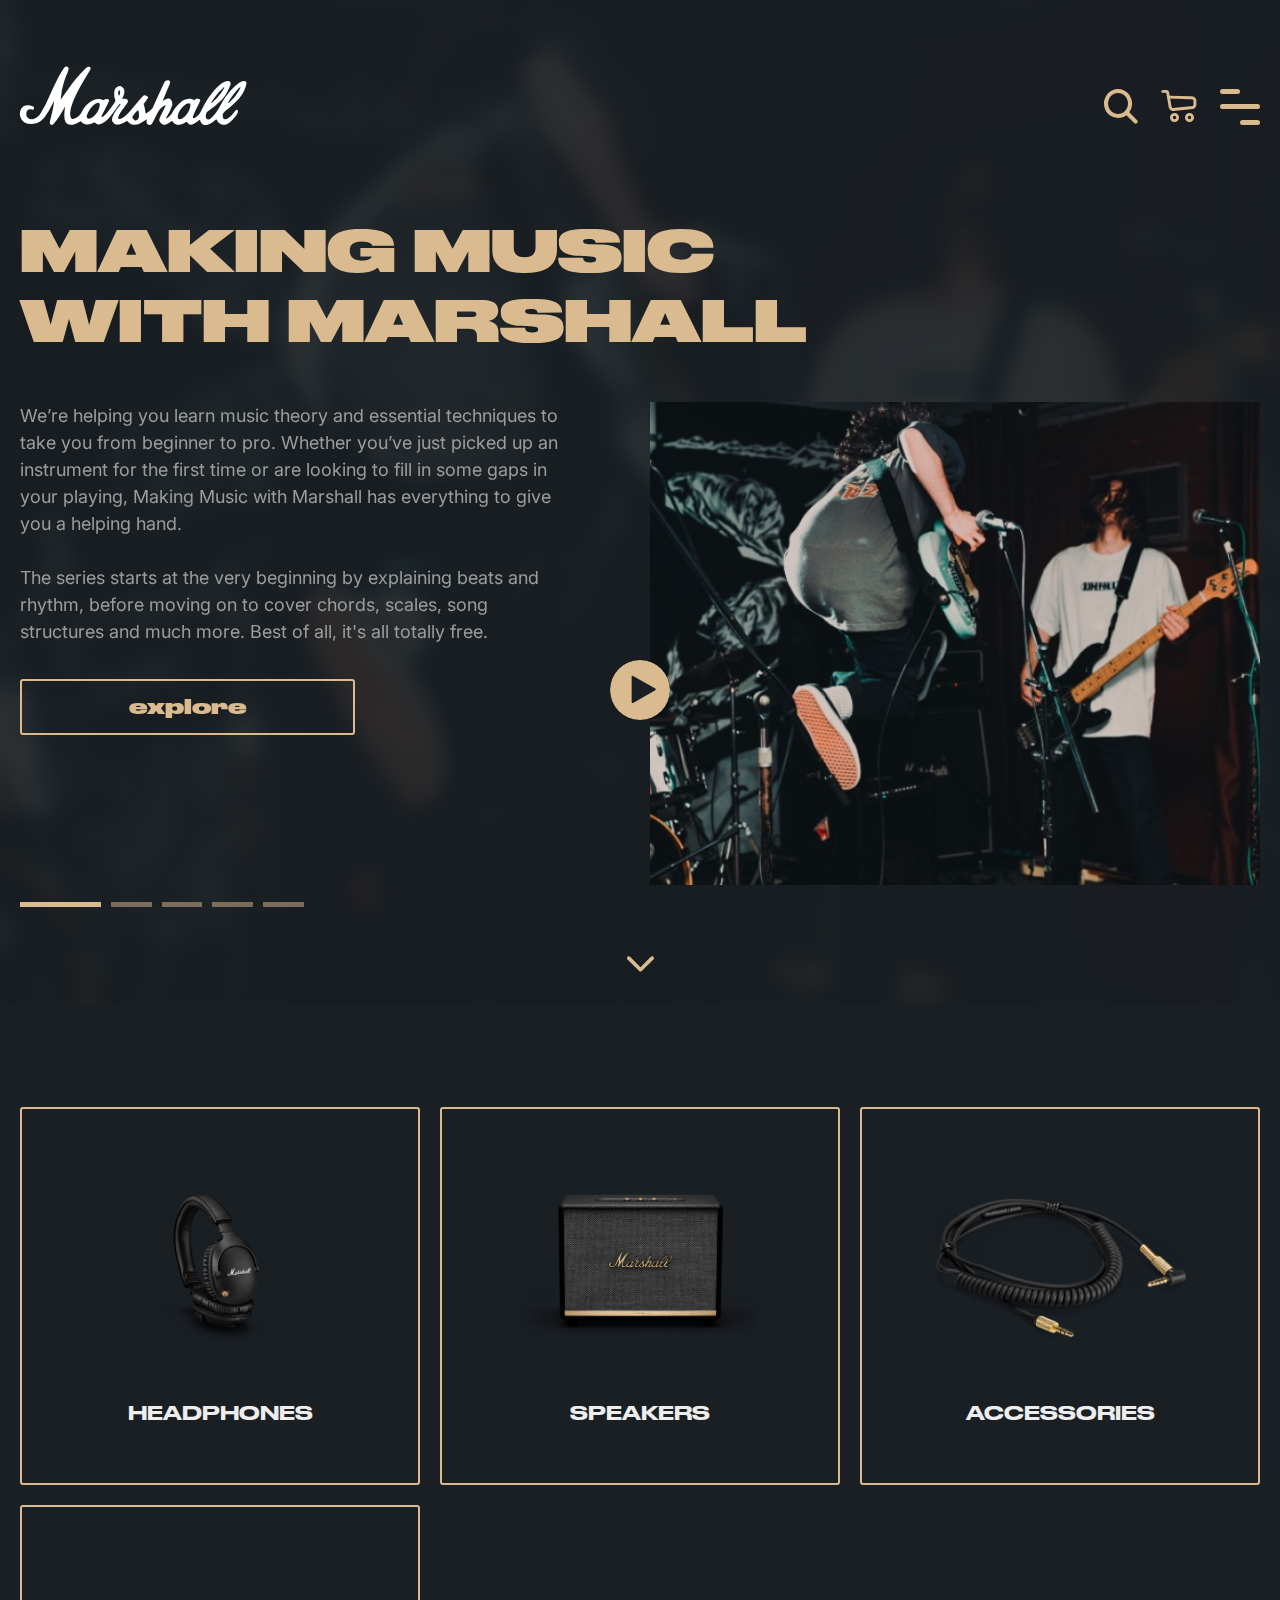
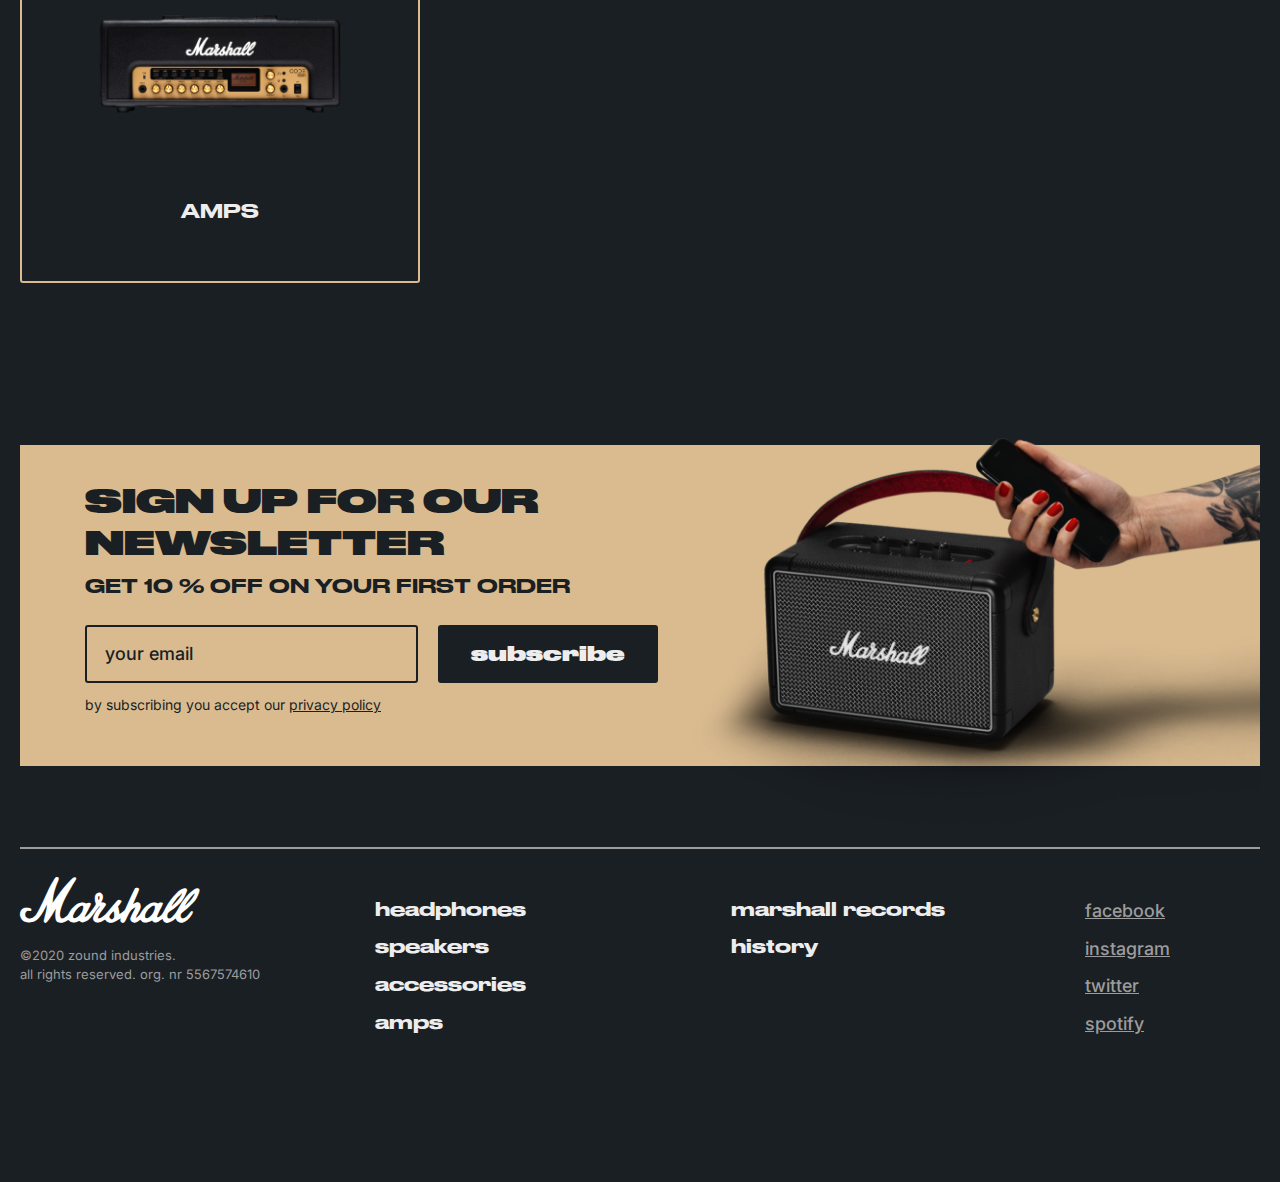
<file: index.html>
<!DOCTYPE html>
<html lang="en">

<head>
	<meta charset="UTF-8">
	<meta name="format-detection" content="telephone=no">
	<link rel="stylesheet" href="https://unpkg.com/swiper@8/swiper-bundle.min.css" />
	<link rel="stylesheet" href="css/style.css">
	<link rel="shortcut icon" href="img/favicon/favicon.ico">
	<meta name="viewport" content="width=device-width, initial-scale=1.0">
	<title>Marshall</title>
</head>

<body>

	<div class="wrapper">
		<header class="header">
			<div class="header__wrapper lock-padding">
				<div class="header__container _container">
					<div class="header__body">
						<div class="header__logo _icon-logo"></div>
						<nav class="header__menu menu">
							<div class="menu__body">
								<div class="menu__content">
									<ul class="menu__list">
										<li class="menu__item menu__item_no">
											<a href="" class="menu__link">headphones</a>
										</li>
										<li class="menu__item menu__item_no">
											<a href="speakers.html" class="menu__link">speakers</a>
										</li>
										<li class="menu__item menu__item_no">
											<a href="" class="menu__link">accessories</a>
										</li>
										<li class="menu__item menu__item_no">
											<a href="" class="menu__link">amps</a>
										</li>
										<li class="menu__item menu__item_no">
											<a href="" class="menu__link">marshall records</a>
										</li>
										<li class="menu__item menu__item_no">
											<a href="" class="menu__link">history</a>
										</li>
									</ul>
									<div class="menu__social social-menu">
										<a href="" class="social-menu__facebook _icon-facebook"></a>
										<a href="" class="social-menu__instagram _icon-insta"></a>
										<a href="" class="social-menu__twitter _icon-twitter"></a>
										<a href="" class="social-menu__spotify _icon-spotify"></a>
									</div>
								</div>
							</div>
						</nav>
						<div class="header__actions actions-header">
							<div class="actions-header__search search">
								<button type="button" class="search__btn _icon-search"></button>
							</div>
							<div class="actions-header__cart cart-header">
								<a href="" class="cart-header__icon _icon-cart"></a>
								<div class="cart-header__body">
									<div class="cart-header__content">
										<div class="cart-header__container">
											<div class="cart-header__header">
												<h2 class="cart-header__title _title">Basket</h2>
												<div class="cart-header__close">
													<span></span>
													<span></span>
												</div>
											</div>
											<ul class="cart-header__list cart-list">
												<li data-price="499.99" autocomplete="off" class="cart-list__item">
													<div class="cart-list__body">
														<a href="" class="cart-list__title">ACTON MULTI-ROOM</a>
														<div class="cart-list__footer">
															<form action="#" class="cart-list__form form-cart-list">
																<span class="form-cart-list__amount-less"></span>
																<input type="text" name="amount" value="1"
																	class="form-cart-list__amount-input">
																<span class="form-cart-list__amount-more"></span>
															</form>
															<div class="cart-list__price">
																<p>$<span>499.99</span></p>
															</div>
														</div>
													</div>
													<a href="" class="cart-list__image _ibg">
														<img src="img/cart/1.png" alt="">
													</a>
												</li>
												<li data-price="309.00" autocomplete="off" class="cart-list__item">
													<div class="cart-list__body">
														<a href="" class="cart-list__title">KILBURN II</a>
														<div class="cart-list__footer">
															<form action="#" class="cart-list__form form-cart-list">
																<span class="form-cart-list__amount-less"></span>
																<input type="text" name="amount" value="1"
																	class="form-cart-list__amount-input">
																<span class="form-cart-list__amount-more"></span>
															</form>
															<div class="cart-list__price">
																<p>$<span>309.00</span></p>
															</div>
														</div>
													</div>
													<a href="" class="cart-list__image _ibg">
														<img src="img/cart/2.png" alt="">
													</a>
												</li>
												<li data-price="499.99" autocomplete="off" class="cart-list__item">
													<div class="cart-list__body">
														<a href="" class="cart-list__title">ACTON MULTI-ROOM</a>
														<div class="cart-list__footer">
															<form action="#" class="cart-list__form form-cart-list">
																<span class="form-cart-list__amount-less"></span>
																<input type="text" name="amount" value="1"
																	class="form-cart-list__amount-input">
																<span class="form-cart-list__amount-more"></span>
															</form>
															<div class="cart-list__price">
																<p>$<span>499.99</span></p>
															</div>
														</div>
													</div>
													<a href="" class="cart-list__image _ibg">
														<img src="img/cart/1.png" alt="">
													</a>
												</li>
												<li data-price="309.00" autocomplete="off" class="cart-list__item">
													<div class="cart-list__body">
														<a href="" class="cart-list__title">KILBURN II</a>
														<div class="cart-list__footer">
															<form action="#" class="cart-list__form form-cart-list">
																<span class="form-cart-list__amount-less"></span>
																<input type="text" name="amount" value="1"
																	class="form-cart-list__amount-input">
																<span class="form-cart-list__amount-more"></span>
															</form>
															<div class="cart-list__price">
																<p>$<span>309.00</span></p>
															</div>
														</div>
													</div>
													<a href="" class="cart-list__image _ibg">
														<img src="img/cart/2.png" alt="">
													</a>
												</li>
											</ul>
											<div class="cart-header__total">
												<p>Total:</p>
												<span>$&nbsp;<span class="cart-header__price">808.99</span></span>
											</div>
											<a href="" class="cart-header__button">checkout</a>
										</div>
									</div>
								</div>
							</div>
						</div>
						<div class="icon-menu">
							<span></span>
							<span></span>
							<span></span>
						</div>
					</div>
				</div>
			</div>
		</header>
		<main class="page">
			<section class="page__main main-page">
				<div class="main-page__slider swiper">
					<div class="main-page__wrapper swiper-wrapper">
						<div class="main-page__slide swiper-slide">
							<div class="main-page__bcg _ibg"><img src="img/main-page/video.jpg" alt=""></div>
							<div class="main-page__container _container" data-swiper-parallax-opacity="0"
								data-swiper-parallax-x="-100%">
								<div class="main-page__title _title">MAKING MUSIC WITH MARSHALL</div>
								<div class="main-page__body">
									<div class="main-page__content">
										<div class="main-page__text">
											<p>We’re helping you learn music theory and essential techniques to take you from
												beginner to pro. Whether you’ve just picked up an instrument for the first time
												or
												are looking to fill in some gaps in your playing, Making Music with Marshall has
												everything to give you a helping hand.</p>
											<p>The series starts at the very beginning by explaining beats and rhythm, before
												moving on to cover chords, scales, song structures and much more. Best of all,
												it's
												all totally free.</p>
										</div>
										<a href="" class="main-page__button">explore</a>
									</div>
									<div class="main-page__video _ibg">
										<img src="img/main-page/video.jpg" alt="">
									</div>
									<div class="main-page__play">
										<div class="main-page__icon-play _icon-Subtract"></div>
									</div>
								</div>
							</div>
						</div>
						<div class="main-page__slide swiper-slide">
							<div class="main-page__bcg _ibg"><img src="img/main-page/video.jpg" alt=""></div>
							<div class="main-page__container _container" data-swiper-parallax-opacity="0"
								data-swiper-parallax-x="-100%">
								<div class="main-page__title _title">MAKING MUSIC WITH MARSHALL</div>
								<div class="main-page__body">
									<div class="main-page__content">
										<div class="main-page__text">
											<p>We’re helping you learn music theory and essential techniques to take you from
												beginner to pro. Whether you’ve just picked up an instrument for the first time
												or
												are looking to fill in some gaps in your playing, Making Music with Marshall has
												everything to give you a helping hand.</p>
											<p>The series starts at the very beginning by explaining beats and rhythm, before
												moving on to cover chords, scales, song structures and much more. Best of all,
												it's
												all totally free.</p>
										</div>
									</div>
									<div class="main-page__video _ibg">
										<img src="img/main-page/video.jpg" alt="">
									</div>
									<div class="main-page__play ">
										<div class="main-page__icon-play _icon-Subtract"></div>
									</div>
								</div>
							</div>
						</div>
						<div class="main-page__slide swiper-slide">
							<div class="main-page__bcg _ibg"><img src="img/main-page/video.jpg" alt=""></div>
							<div class="main-page__container _container" data-swiper-parallax-opacity="0"
								data-swiper-parallax-x="-100%">
								<div class="main-page__title _title">MAKING MUSIC WITH MARSHALL</div>
								<div class="main-page__body">
									<div class="main-page__content">
										<div class="main-page__text">
											<p>We’re helping you learn music theory and essential techniques to take you from
												beginner to pro. Whether you’ve just picked up an instrument for the first time
												or
												are looking to fill in some gaps in your playing, Making Music with Marshall has
												everything to give you a helping hand.</p>
											<p>The series starts at the very beginning by explaining beats and rhythm, before
												moving on to cover chords, scales, song structures and much more. Best of all,
												it's
												all totally free.</p>
										</div>
									</div>
									<div class="main-page__video _ibg">
										<img src="img/main-page/video.jpg" alt="">
									</div>
								</div>
							</div>
						</div>
						<div class="main-page__slide swiper-slide">
							<div class="main-page__bcg _ibg"><img src="img/main-page/video.jpg" alt=""></div>
							<div class="main-page__container _container" data-swiper-parallax-opacity="0"
								data-swiper-parallax-x="-100%">
								<div class="main-page__title _title">MAKING MUSIC WITH MARSHALL</div>
								<div class="main-page__body">
									<div class="main-page__content">
										<div class="main-page__text">
											<p>We’re helping you learn music theory and essential techniques to take you from
												beginner to pro. Whether you’ve just picked up an instrument for the first time
												or
												are looking to fill in some gaps in your playing, Making Music with Marshall has
												everything to give you a helping hand.</p>
											<p>The series starts at the very beginning by explaining beats and rhythm, before
												moving on to cover chords, scales, song structures and much more. Best of all,
												it's
												all totally free.</p>
										</div>
										<a href="" class="main-page__button">explore</a>
									</div>
									<div class="main-page__video _ibg">
										<img src="img/main-page/video.jpg" alt="">
									</div>
									<div class="main-page__play ">
										<div class="main-page__icon-play _icon-Subtract"></div>
									</div>
								</div>
							</div>
						</div>
						<div class="main-page__slide swiper-slide">
							<div class="main-page__bcg _ibg"><img src="img/main-page/video.jpg" alt=""></div>
							<div class="main-page__container _container" data-swiper-parallax-opacity="0"
								data-swiper-parallax-x="-100%">
								<div class="main-page__title _title">MAKING MUSIC WITH MARSHALL</div>
								<div class="main-page__body">
									<div class="main-page__content">
										<div class="main-page__text">
											<p>We’re helping you learn music theory and essential techniques to take you from
												beginner to pro. Whether you’ve just picked up an instrument for the first time
												or
												are looking to fill in some gaps in your playing, Making Music with Marshall has
												everything to give you a helping hand.</p>
											<p>The series starts at the very beginning by explaining beats and rhythm, before
												moving on to cover chords, scales, song structures and much more. Best of all,
												it's
												all totally free.</p>
										</div>
									</div>
									<div class="main-page__video _ibg">
										<img src="img/main-page/video.jpg" alt="">
									</div>
								</div>
							</div>
						</div>
					</div>
					<div class="swiper-pagination"></div>
					<div class="main-page__arrow _icon-arrow-down">
					</div>
				</div>
			</section>
			<section class="page__products products-main">
				<div class="products-main__container _container">
					<div class="products-main__body">
						<a href="" class="products-main__item item-products-main">
							<div class="item-products-main__image _ibg">
								<img src="img/products-main/headphones.png" alt="">
							</div>
							<h3 class="item-products-main__title">headphones</h3>
							<p class="item-products-main__more">show more</p>
						</a>
						<a href="speakers.html" class="products-main__item item-products-main">
							<div class="item-products-main__image _ibg">
								<img src="img/products-main/speakers.png" alt="">
							</div>
							<h3 class="item-products-main__title">speakers</h3>
							<p class="item-products-main__more">show more</p>
						</a>
						<a href="" class="products-main__item item-products-main">
							<div class="item-products-main__image _ibg">
								<img src="img/products-main/accessories.png" alt="">
							</div>
							<h3 class="item-products-main__title">accessories</h3>
							<p class="item-products-main__more">show more</p>
						</a>
						<a href="" class="products-main__item item-products-main">
							<div class="item-products-main__image _ibg">
								<img src="img/products-main/amps.png" alt="">
							</div>
							<h3 class="item-products-main__title">amps</h3>
							<p class="item-products-main__more">show more</p>
						</a>
					</div>
				</div>
			</section>
			<section class="page__newsletter newsletter">
				<div class="newsletter__container _container">
					<div class="newsletter__body">
						<div class="newsletter__content">
							<h2 class="newsletter__title">SIGN UP FOR OUR NEWSLETTER</h2>
							<p class="newsletter__text">Get 10 % off on your first order</p>
							<form action="#" class="newsletter__form form-newsletter" autocomplete="off">
								<div class="form-newsletter__mail">
									<input type="text" id="userMail" name="usermail" class="form-newsletter__mail-input">
									<label for="userMail">your email</label>
								</div>
								<button type="submit" class="form-newsletter__button">subscribe</button>
							</form>
							<p class="newsletter__privacy">by subscribing you accept our <a href="">privacy policy</a></p>
						</div>
					</div>
					<div class="newsletter__image _ibg"><img src="img/newsletter/1.png" alt=""></div>
				</div>
			</section>
		</main>
		<footer class="footer">
			<div class="footer__container _container">
				<div class="footer__body">
					<div class="footer__info">
						<div class="footer__logo _icon-logo"></div>
						<div class="footer__text">©2020 zound industries. <br>
							all rights reserved. org. nr 5567574610</div>
					</div>
					<nav class="footer__menu menu-footer">
						<ul class="menu-footer__list">
							<li class="menu-footer__item">
								<a href="" class="menu-footer__link">headphones</a>
							</li>
							<li class="menu-footer__item">
								<a href="speakers.html" class="menu-footer__link">speakers</a>
							</li>
							<li class="menu-footer__item">
								<a href="" class="menu-footer__link">accessories</a>
							</li>
							<li class="menu-footer__item">
								<a href="" class="menu-footer__link">amps</a>
							</li>
						</ul>
						<ul class="menu-footer__list">
							<li class="menu-footer__item">
								<a href="" class="menu-footer__link">marshall records</a>
							</li>
							<li class="menu-footer__item">
								<a href="" class="menu-footer__link">history</a>
							</li>
						</ul>

					</nav>
					<div class="footer__social social-footer">
						<a href="" class="social-footer__facebook _icon-facebook">
							<p>facebook</p>
						</a>
						<a href="" class="social-footer__instagram _icon-insta">
							<p>instagram</p>
						</a>
						<a href="" class="social-footer__twitter _icon-twitter">
							<p>twitter</p>
						</a>
						<a href="" class="social-footer__spotify _icon-spotify">
							<p>spotify</p>
						</a>
					</div>
				</div>
			</div>
		</footer>
	</div>
	<script src="https://unpkg.com/swiper@8/swiper-bundle.min.js"></script>
	<script src="js/script.js"></script>
</body>

</html>
</file>
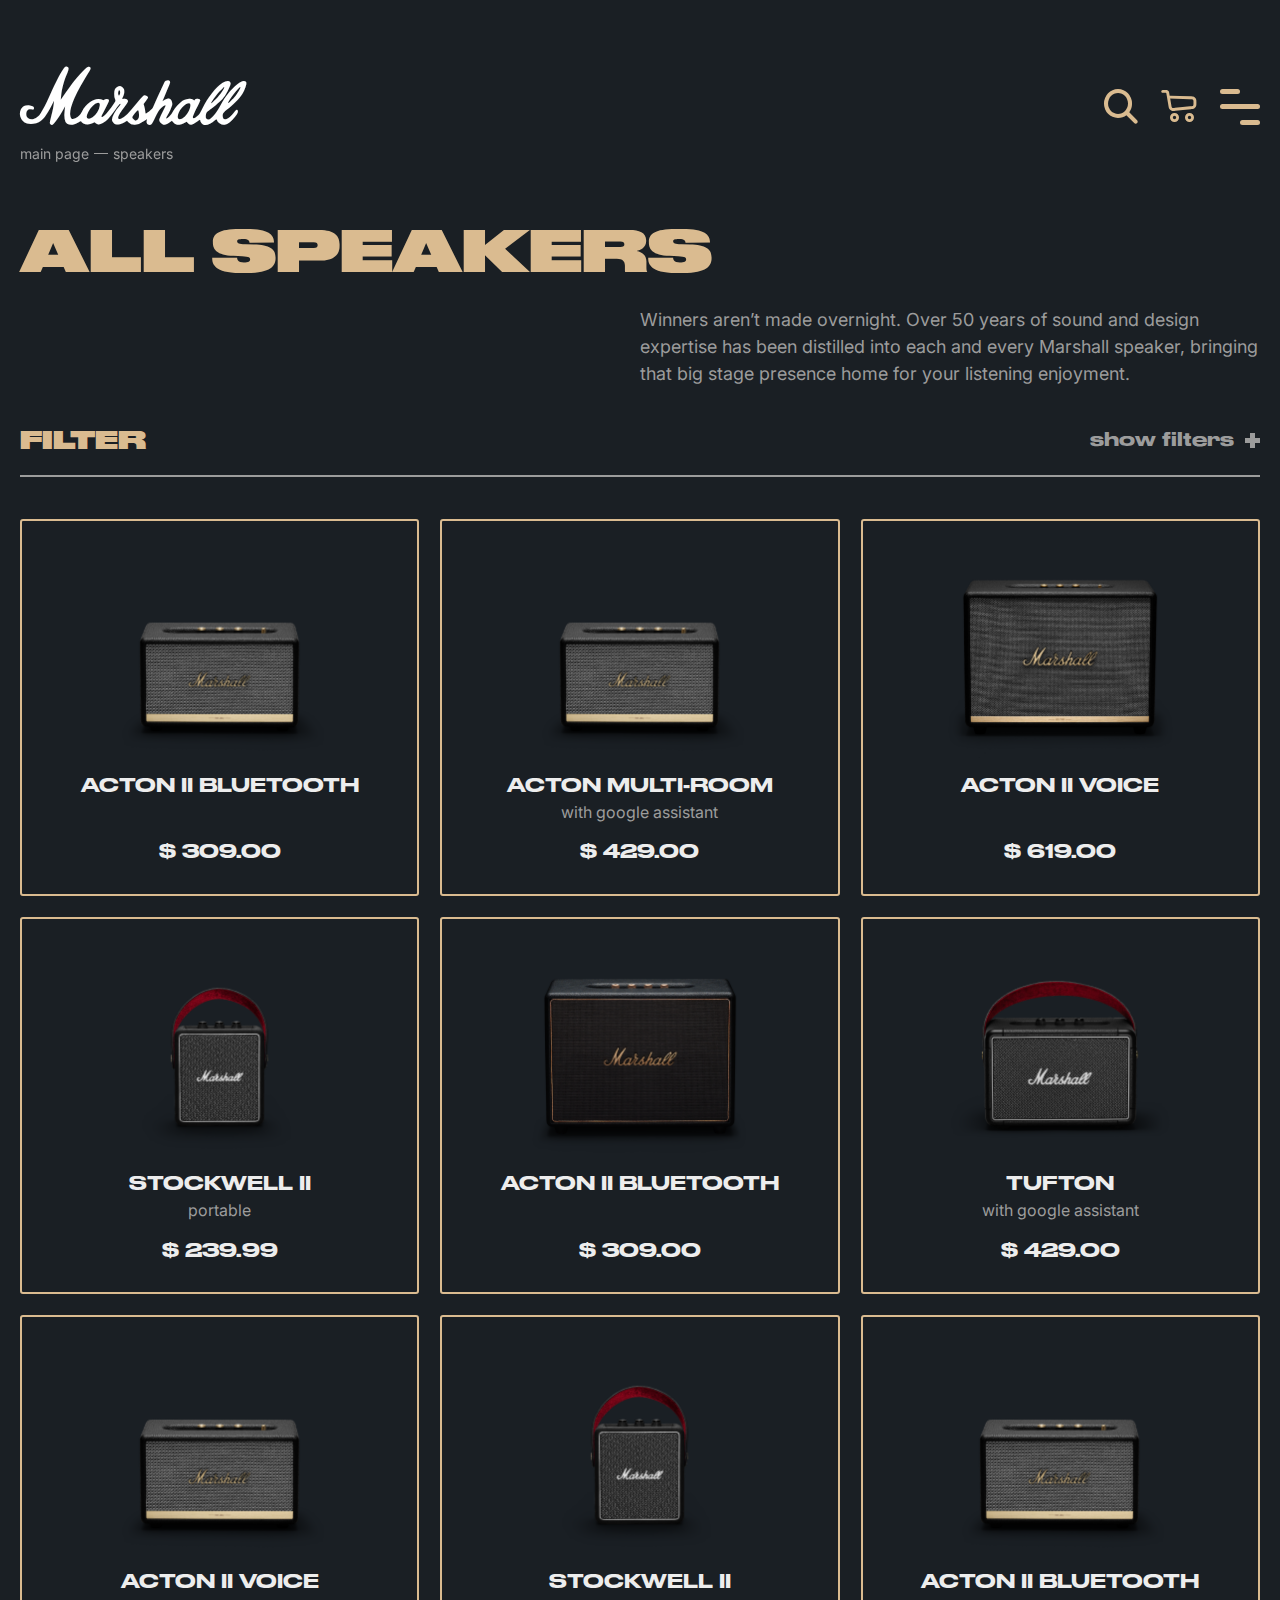
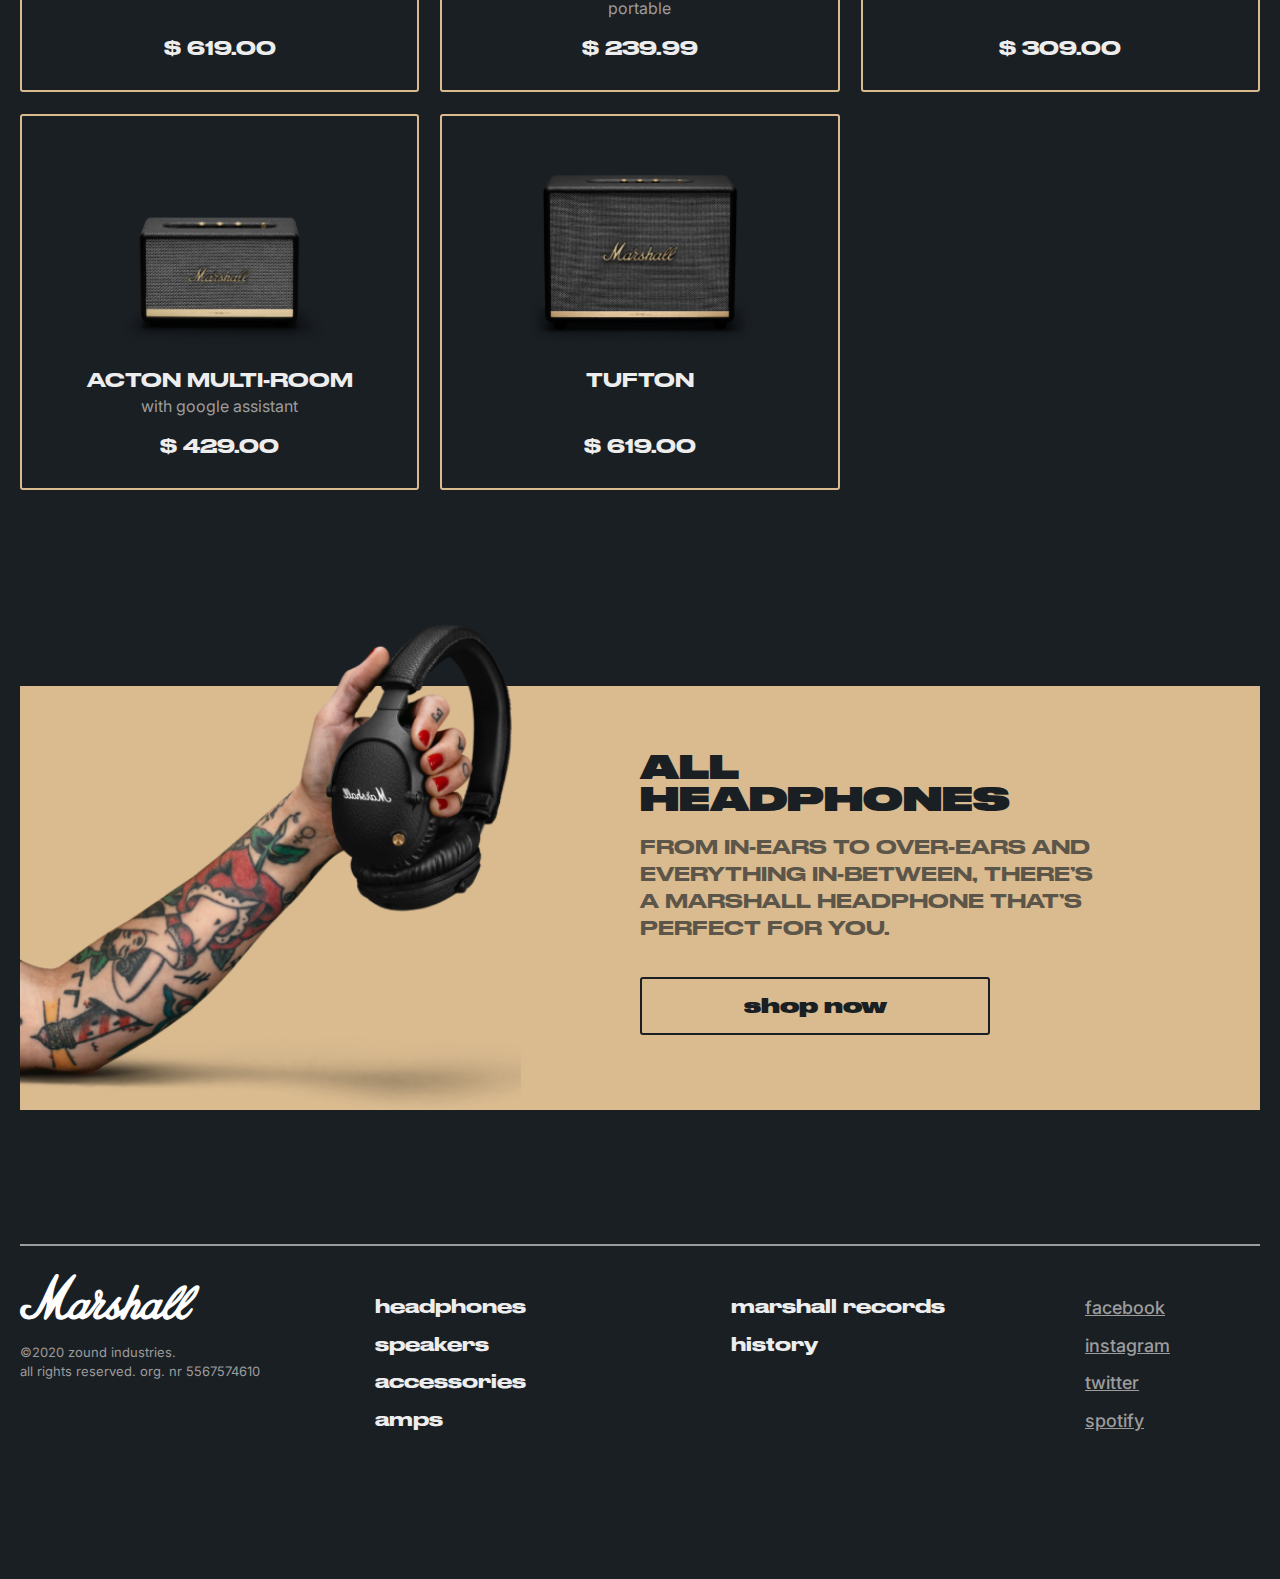
<file: speakers.html>
<!DOCTYPE html>
<html lang="en">

<head>
	<meta charset="UTF-8">
	<meta name="format-detection" content="telephone=no">
	<link rel="stylesheet" href="css/style.css">
	<link rel="shortcut icon" href="img/favicon/favicon.ico">
	<meta name="viewport" content="width=device-width, initial-scale=1.0">
	<title>Marshall</title>
</head>

<body>
	<div class="wrapper">
		<header class="header">
			<div class="header__wrapper lock-padding">
				<div class="header__container _container">
					<div class="header__body">
						<a href="index.html" class="header__logo header__logo_link _icon-logo"></a>
						<nav class="header__menu menu">
							<div class="menu__body">
								<div class="menu__content">
									<ul class="menu__list">
										<li class="menu__item menu__item_opacity">
											<a href="" class="menu__link">headphones</a>
										</li>
										<li class="menu__item menu__item_opacity menu__item_active">
											<a href="" class="menu__link">speakers</a>
										</li>
										<li class="menu__item menu__item_opacity">
											<a href="" class="menu__link">accessories</a>
										</li>
										<li class="menu__item menu__item_opacity">
											<a href="" class="menu__link">amps</a>
										</li>
										<li class="menu__item menu__item_opacity">
											<a href="" class="menu__link">marshall records</a>
										</li>
										<li class="menu__item menu__item_opacity">
											<a href="" class="menu__link">history</a>
										</li>
									</ul>
									<div class="menu__social social-menu">
										<a href="" class="social-menu__facebook _icon-facebook"></a>
										<a href="" class="social-menu__instagram _icon-insta"></a>
										<a href="" class="social-menu__twitter _icon-twitter"></a>
										<a href="" class="social-menu__spotify _icon-spotify"></a>
									</div>
								</div>
							</div>
						</nav>
						<div class="header__actions actions-header">
							<div class="actions-header__search search">
								<button type="button" class="search__btn _icon-search"></button>
							</div>
							<div class="actions-header__cart cart-header">
								<a href="" class="cart-header__icon _icon-cart"></a>
								<div class="cart-header__body">
									<div class="cart-header__content">
										<div class="cart-header__container">
											<div class="cart-header__header">
												<h2 class="cart-header__title _title">Basket</h2>
												<div class="cart-header__close">
													<span></span>
													<span></span>
												</div>
											</div>
											<ul class="cart-header__list cart-list">
												<li data-price="499.99" autocomplete="off" class="cart-list__item">
													<div class="cart-list__body">
														<a href="" class="cart-list__title">ACTON MULTI-ROOM</a>
														<div class="cart-list__footer">
															<form action="#" class="cart-list__form form-cart-list">
																<span class="form-cart-list__amount-less"></span>
																<input type="text" name="amount" value="1"
																	class="form-cart-list__amount-input">
																<span class="form-cart-list__amount-more"></span>
															</form>
															<div class="cart-list__price">
																<p>$<span>499.99</span></p>
															</div>
														</div>
													</div>
													<a href="" class="cart-list__image _ibg">
														<img src="img/cart/1.png" alt="">
													</a>
												</li>
												<li data-price="309.00" autocomplete="off" class="cart-list__item">
													<div class="cart-list__body">
														<a href="" class="cart-list__title">KILBURN II</a>
														<div class="cart-list__footer">
															<form action="#" class="cart-list__form form-cart-list">
																<span class="form-cart-list__amount-less"></span>
																<input type="text" name="amount" value="1"
																	class="form-cart-list__amount-input">
																<span class="form-cart-list__amount-more"></span>
															</form>
															<div class="cart-list__price">
																<p>$<span>309.00</span></p>
															</div>
														</div>
													</div>
													<a href="" class="cart-list__image _ibg">
														<img src="img/cart/2.png" alt="">
													</a>
												</li>
												<li data-price="499.99" autocomplete="off" class="cart-list__item">
													<div class="cart-list__body">
														<a href="" class="cart-list__title">ACTON MULTI-ROOM</a>
														<div class="cart-list__footer">
															<form action="#" class="cart-list__form form-cart-list">
																<span class="form-cart-list__amount-less"></span>
																<input type="text" name="amount" value="1"
																	class="form-cart-list__amount-input">
																<span class="form-cart-list__amount-more"></span>
															</form>
															<div class="cart-list__price">
																<p>$<span>499.99</span></p>
															</div>
														</div>
													</div>
													<a href="" class="cart-list__image _ibg">
														<img src="img/cart/1.png" alt="">
													</a>
												</li>
												<li data-price="309.00" autocomplete="off" class="cart-list__item">
													<div class="cart-list__body">
														<a href="" class="cart-list__title">KILBURN II</a>
														<div class="cart-list__footer">
															<form action="#" class="cart-list__form form-cart-list">
																<span class="form-cart-list__amount-less"></span>
																<input type="text" name="amount" value="1"
																	class="form-cart-list__amount-input">
																<span class="form-cart-list__amount-more"></span>
															</form>
															<div class="cart-list__price">
																<p>$<span>309.00</span></p>
															</div>
														</div>
													</div>
													<a href="" class="cart-list__image _ibg">
														<img src="img/cart/2.png" alt="">
													</a>
												</li>
											</ul>
											<div class="cart-header__total">
												<p>Total:</p>
												<span>$&nbsp;<span class="cart-header__price">808.99</span></span>
											</div>
											<a href="" class="cart-header__button">checkout</a>
										</div>
									</div>
								</div>
							</div>
						</div>
						<div class="icon-menu">
							<span></span>
							<span></span>
							<span></span>
						</div>
					</div>
					<div class="header__navigation navigation-header">
						<a href="index.html" class="navigation-header__elem">main page</a>
						<span class="navigation-header__line"></span>
						<p class="navigation-header__elem">speakers</p>
					</div>
				</div>
			</div>
		</header>
		<main class="page">
			<div class="page__header hesder-speakers">
				<div class="hesder-speakers__container _container">
					<h1 class="hesder-speakers__title _title">ALL SPEAKERS</h1>
					<p class="hesder-speakers__text">Winners aren’t made overnight. Over 50 years of sound and design
						expertise has been distilled into each and every Marshall speaker, bringing that big stage presence
						home for your listening enjoyment.</p>
				</div>
			</div>
			<section class="page__filter filter-speakers">
				<div data-spollers class="filter-speakers__container _container">
					<div class="filter-speakers__spoller">
						<div class="filter-speakers__header">
							<h2 class="filter-speakers__title">filter</h2>
							<div data-spoller class="filter-speakers__hide">
								<div class="filter-speakers__text"><span>show</span> filters</div>
								<div class="filter-speakers__icon">
									<span></span>
									<span></span>
								</div>
							</div>
							<div class="filter-speakers__line"></div>
						</div>
						<div class="filter-speakers__footer">
							<ul class="filter-speakers__list">
								<li data-filter="_multi" class="filter-speakers__item">multi-room</li>
								<li data-filter="_alexa" class="filter-speakers__item">Amazon alexa</li>
								<li data-filter="_google" class="filter-speakers__item">Google assistant</li>
								<li data-filter="_spotify" class="filter-speakers__item">spotify connect</li>
								<li data-filter="_chromecast" class="filter-speakers__item">Chromecast Built-in</li>
								<li data-filter="_wifi" class="filter-speakers__item">Wi-Fi</li>
								<li data-filter="_bluetooth" class="filter-speakers__item">Bluetooth</li>
								<li data-filter="_airplay" class="filter-speakers__item">Airplay</li>
								<li data-filter="_input" class="filter-speakers__item">3.5 mm Input</li>
								<li data-filter="_rca" class="filter-speakers__item">RCA Input</li>
								<li data-filter="_battery" class="filter-speakers__item">Portable (Battery)</li>
							</ul>
						</div>
					</div>
				</div>
			</section>
			<section class="page__catalog catalog-speakers">
				<div class="catalog-speakers__container _container">
					<div class="catalog-speakers__body">
						<a href="" class="catalog-speakers__item item-catalog-speakers _multi">
							<div class="item-catalog-speakers__image _ibg">
								<img src="img/catalog-speakers/1.png" alt="">
							</div>
							<div class="item-catalog-speakers__content">
								<h3 class="item-catalog-speakers__title">ACTON II BLUETOOTH</h3>
								<p class="item-catalog-speakers__price">$ 309.00</p>
							</div>
						</a>
						<a href="" class="catalog-speakers__item item-catalog-speakers _alexa">
							<div class="item-catalog-speakers__image _ibg">
								<img src="img/catalog-speakers/1.png" alt="">
							</div>
							<div class="item-catalog-speakers__content">
								<h3 class="item-catalog-speakers__title">ACTON MULTI-ROOM</h3>
								<p class="item-catalog-speakers__peculiarity">WITH GOOGLE ASSISTANT</p>
								<p class="item-catalog-speakers__price">$ 429.00</p>
							</div>
						</a>
						<a href="" class="catalog-speakers__item item-catalog-speakers _rca _google">
							<div class="item-catalog-speakers__image _ibg">
								<img src="img/catalog-speakers/2.png" alt="">
							</div>
							<div class="item-catalog-speakers__content">
								<h3 class="item-catalog-speakers__title">ACTON II VOICE</h3>
								<p class="item-catalog-speakers__price">$ 619.00</p>
							</div>
						</a>
						<a href="" class="catalog-speakers__item item-catalog-speakers _spotify">
							<div class="item-catalog-speakers__image _ibg">
								<img src="img/catalog-speakers/3.png" alt="">
							</div>
							<div class="item-catalog-speakers__content">
								<h3 class="item-catalog-speakers__title">STOCKWELL II</h3>
								<p class="item-catalog-speakers__peculiarity">portable</p>
								<p class="item-catalog-speakers__price">$ 239.99</p>
							</div>
						</a>
						<a href="" class="catalog-speakers__item item-catalog-speakers _wifi _alexa _chromecast">
							<div class="item-catalog-speakers__image _ibg">
								<img src="img/catalog-speakers/5.png" alt="">
							</div>
							<div class="item-catalog-speakers__content">
								<h3 class="item-catalog-speakers__title">ACTON II BLUETOOTH</h3>
								<p class="item-catalog-speakers__price">$ 309.00</p>
							</div>
						</a>
						<a href="" class="catalog-speakers__item item-catalog-speakers _wifi">
							<div class="item-catalog-speakers__image _ibg">
								<img src="img/catalog-speakers/6.png" alt="">
							</div>
							<div class="item-catalog-speakers__content">
								<h3 class="item-catalog-speakers__title">TUFTON</h3>
								<p class="item-catalog-speakers__peculiarity">WITH GOOGLE ASSISTANT</p>
								<p class="item-catalog-speakers__price">$ 429.00</p>
							</div>
						</a>
						<a href="" class="catalog-speakers__item item-catalog-speakers _battery _bluetooth">
							<div class="item-catalog-speakers__image _ibg">
								<img src="img/catalog-speakers/1.png" alt="">
							</div>
							<div class="item-catalog-speakers__content">
								<h3 class="item-catalog-speakers__title">ACTON II VOICE</h3>
								<p class="item-catalog-speakers__price">$ 619.00</p>
							</div>
						</a>
						<a href="" class="catalog-speakers__item item-catalog-speakers _multi _airplay">
							<div class="item-catalog-speakers__image _ibg">
								<img src="img/catalog-speakers/3.png" alt="">
							</div>
							<div class="item-catalog-speakers__content">
								<h3 class="item-catalog-speakers__title">STOCKWELL II</h3>
								<p class="item-catalog-speakers__peculiarity">portable</p>
								<p class="item-catalog-speakers__price">$ 239.99</p>
							</div>
						</a>
						<a href="" class="catalog-speakers__item item-catalog-speakers _input _airplay">
							<div class="item-catalog-speakers__image _ibg">
								<img src="img/catalog-speakers/1.png" alt="">
							</div>
							<div class="item-catalog-speakers__content">
								<h3 class="item-catalog-speakers__title">ACTON II BLUETOOTH</h3>
								<p class="item-catalog-speakers__price">$ 309.00</p>
							</div>
						</a>
						<a href="" class="catalog-speakers__item item-catalog-speakers _multi _rca">
							<div class="item-catalog-speakers__image _ibg">
								<img src="img/catalog-speakers/1.png" alt="">
							</div>
							<div class="item-catalog-speakers__content">
								<h3 class="item-catalog-speakers__title">ACTON MULTI-ROOM</h3>
								<p class="item-catalog-speakers__peculiarity">WITH GOOGLE ASSISTANT</p>
								<p class="item-catalog-speakers__price">$ 429.00</p>
							</div>
						</a>
						<a href="" class="catalog-speakers__item item-catalog-speakers _battery">
							<div class="item-catalog-speakers__image _ibg">
								<img src="img/catalog-speakers/2.png" alt="">
							</div>
							<div class="item-catalog-speakers__content">
								<h3 class="item-catalog-speakers__title">TUFTON</h3>
								<p class="item-catalog-speakers__price">$ 619.00</p>
							</div>
						</a>
					</div>
					<div class="catalog-speakers__button">more</div>
				</div>
			</section>
			<section class="page__speakers-headphones speakers-headphones">
				<div class="speakers-headphones__container _container">
					<div class="speakers-headphones__image _ibg"><img src="img/speakers-headphones/1.png" alt=""></div>
					<div class="speakers-headphones__body">
						<div class="speakers-headphones__content">
							<h2 class="speakers-headphones__title">ALL HEADPHONES</h2>
							<p class="speakers-headphones__text">From in-ears to over-ears and everything in-between, there’s a
								Marshall headphone that’s perfect for you.</p>
							<a href="" class="speakers-headphones__button">shop now</a>
						</div>
					</div>
				</div>
			</section>
		</main>
		<footer class="footer">
			<div class="footer__container _container">
				<div class="footer__body">
					<div class="footer__info">
						<div class="footer__logo _icon-logo"></div>
						<div class="footer__text">©2020 zound industries. <br>
							all rights reserved. org. nr 5567574610</div>
					</div>
					<nav class="footer__menu menu-footer">
						<ul class="menu-footer__list">
							<li class="menu-footer__item">
								<a href="" class="menu-footer__link">headphones</a>
							</li>
							<li class="menu-footer__item">
								<a href="" class="menu-footer__link">speakers</a>
							</li>
							<li class="menu-footer__item">
								<a href="" class="menu-footer__link">accessories</a>
							</li>
							<li class="menu-footer__item">
								<a href="" class="menu-footer__link">amps</a>
							</li>
						</ul>
						<ul class="menu-footer__list">
							<li class="menu-footer__item">
								<a href="" class="menu-footer__link">marshall records</a>
							</li>
							<li class="menu-footer__item">
								<a href="" class="menu-footer__link">history</a>
							</li>
						</ul>

					</nav>
					<div class="footer__social social-footer">
						<a href="" class="social-footer__facebook _icon-facebook">
							<p>facebook</p>
						</a>
						<a href="" class="social-footer__instagram _icon-insta">
							<p>instagram</p>
						</a>
						<a href="" class="social-footer__twitter _icon-twitter">
							<p>twitter</p>
						</a>
						<a href="" class="social-footer__spotify _icon-spotify">
							<p>spotify</p>
						</a>
					</div>
				</div>
			</div>
		</footer>
	</div>
	<script src="js/script.js"></script>
</body>

</html>
</file>
<file: css/style.css>
@import url(https://fonts.googleapis.com/css?family=Inter:regular,500&display=swap);
@import url(https://fonts.googleapis.com/css?family=Montserrat:500,600,700,800,900&display=swap);
@use "sass:math";
@font-face {
  font-family: "Druk-Text-Wide-Cyr";
  font-display: swap;
  src: url("../fonts/Druk-Wide-Heavy.woff") format("woff"), url("../fonts/Druk-Wide-Heavy.ttf") format("ttf"), url("../fonts/Druk-Wide-Heavy.eot") format("embedded-opentype");
  font-weight: 900;
  font-style: normal;
}

@font-face {
  font-family: "Druk-Text-Wide-Cyr";
  font-display: swap;
  src: url("../fonts/Druk-Wide-Super.woff") format("woff"), url("../fonts/Druk-Wide-Super.ttf") format("ttf"), url("../fonts/Druk-Wide-Super.eot") format("embedded-opentype");
  font-weight: 999;
  font-style: normal;
}

@font-face {
  font-family: "Druk-Text-Wide-Cyr";
  font-display: swap;
  src: url("../fonts/Druk-Wide-Medium.woff") format("woff"), url("../fonts/Druk-Wide-Medium.ttf") format("ttf"), url("../fonts/Druk-Wide-Medium.eot") format("embedded-opentype");
  font-weight: 500;
  font-style: normal;
}

@font-face {
  font-family: "icons";
  font-display: block;
  src: url("../fonts/icons.svg") format("svg"), url("../fonts/icons.woff") format("woff"), url("../fonts/icons.eot") format("embedded-opentype"), url("../fonts/icons.ttf") format("truetype");
  font-weight: 400;
  font-style: normal;
}

[class^="_icon-"]:before,
[class*=" _icon-"]:before {
  font-family: "icons";
  font-style: normal;
  font-weight: normal;
  font-variant: normal;
  text-transform: none;
  line-height: 1;
  -webkit-font-smoothing: antialiased;
  -moz-osx-font-smoothing: grayscale;
}

[class^="_icon-"]:before,
[class*=" _icon-"]:before {
  display: block;
}

._icon-logo:before {
  content: "\e909";
}

._icon-close:before {
  content: "\e902";
}

._icon-facebook:before {
  content: "\e903";
}

._icon-insta:before {
  content: "\e904";
}

._icon-spotify:before {
  content: "\e906";
}

._icon-Subtract:before {
  content: "\e907";
}

._icon-twitter:before {
  content: "\e908";
}

._icon-arrow-down:before {
  content: "\e900";
}

._icon-cart:before {
  content: "\e905";
}

._icon-search:before {
  content: "\e90a";
}

@-webkit-keyframes animPlay {
  0% {
    width: 35px;
    height: 35px;
    opacity: 1;
  }
  67% {
    width: 100px;
    height: 100px;
    opacity: 0.6;
  }
  93% {
    width: 140px;
    height: 140px;
    opacity: 0.3;
  }
  100% {
    width: 150px;
    height: 150px;
    opacity: 0;
  }
}

@keyframes animPlay {
  0% {
    width: 35px;
    height: 35px;
    opacity: 1;
  }
  67% {
    width: 100px;
    height: 100px;
    opacity: 0.6;
  }
  93% {
    width: 140px;
    height: 140px;
    opacity: 0.3;
  }
  100% {
    width: 150px;
    height: 150px;
    opacity: 0;
  }
}

@-webkit-keyframes animPlayMd3 {
  0% {
    width: 35px;
    height: 35px;
    opacity: 1;
  }
  67% {
    width: 75px;
    height: 75px;
    opacity: 0.6;
  }
  93% {
    width: 105px;
    height: 105px;
    opacity: 0.3;
  }
  100% {
    width: 110px;
    height: 110px;
    opacity: 0;
  }
}

@keyframes animPlayMd3 {
  0% {
    width: 35px;
    height: 35px;
    opacity: 1;
  }
  67% {
    width: 75px;
    height: 75px;
    opacity: 0.6;
  }
  93% {
    width: 105px;
    height: 105px;
    opacity: 0.3;
  }
  100% {
    width: 110px;
    height: 110px;
    opacity: 0;
  }
}

@-webkit-keyframes animPlayMd4 {
  0% {
    width: 20px;
    height: 20px;
    opacity: 1;
  }
  67% {
    width: 44px;
    height: 44px;
    opacity: 0.6;
  }
  93% {
    width: 62px;
    height: 62px;
    opacity: 0.3;
  }
  100% {
    width: 68px;
    height: 68px;
    opacity: 0;
  }
}

@keyframes animPlayMd4 {
  0% {
    width: 20px;
    height: 20px;
    opacity: 1;
  }
  67% {
    width: 44px;
    height: 44px;
    opacity: 0.6;
  }
  93% {
    width: 62px;
    height: 62px;
    opacity: 0.3;
  }
  100% {
    width: 68px;
    height: 68px;
    opacity: 0;
  }
}

@-webkit-keyframes animArrow {
  0% {
    bottom: 0;
  }
  100% {
    bottom: -webkit-calc(100% - 18px);
    bottom: calc(100% - 18px);
  }
}

@keyframes animArrow {
  0% {
    bottom: 0;
  }
  100% {
    bottom: -webkit-calc(100% - 18px);
    bottom: calc(100% - 18px);
  }
}

* {
  padding: 0px;
  margin: 0px;
  border: 0px;
}

*,
*:before,
*:after {
  -webkit-box-sizing: border-box;
  box-sizing: border-box;
}

:focus,
:active {
  outline: none;
}

aside,
nav,
footer,
header,
section {
  display: block;
}

html,
body {
  height: 100%;
  min-width: 320px;
}

body {
  line-height: 1;
  font-family: "Druk-Text-Wide-Cyr";
  -ms-text-size-adjust: 100%;
  -moz-text-size-adjust: 100%;
  -webkit-text-size-adjust: 100%;
}

input,
button,
textarea {
  font-family: "Druk-Text-Wide-Cyr";
  font-size: inherit;
}

input::-ms-clear {
  display: none;
}

button {
  cursor: pointer;
  background-color: inherit;
}

button::-moz-focus-inner {
  padding: 0;
  border: 0;
}

a,
a:visited {
  text-decoration: none;
}

a:hover {
  text-decoration: none;
}

ul li {
  list-style: none;
}

img {
  vertical-align: top;
}

h1,
h2,
h3,
h4,
h5,
h6 {
  font-weight: inherit;
  font-size: inherit;
}

/*
&::-webkit-scrollbar {
	display: none;
}
*/
body {
  font-size: 1rem;
  background-color: #1a1f24;
  color: #1a1f24;
}

body._lock {
  overflow: hidden;
}

.wrapper {
  width: 100%;
  min-height: 100vh;
  overflow: hidden;
  display: -webkit-box;
  display: -webkit-flex;
  display: -ms-flexbox;
  display: flex;
  -webkit-box-orient: vertical;
  -webkit-box-direction: normal;
  -webkit-flex-direction: column;
      -ms-flex-direction: column;
          flex-direction: column;
}

._container {
  max-width: 1440px;
  margin: 0 auto;
  padding: 0 20px;
}

.swiper-pagination-bullet {
  cursor: pointer;
  height: 5px;
  background-color: #dabb90;
  width: 40.61px;
  opacity: 0.5;
  -webkit-border-radius: 0;
          border-radius: 0;
  -webkit-transition: all 0.3s ease 0s;
  -o-transition: all 0.3s ease 0s;
  transition: all 0.3s ease 0s;
}

.swiper-pagination-bullet-active {
  width: 81.21px;
  opacity: 1;
}

@media (max-width: 61.99875em) {
  .swiper-pagination-bullet {
    width: 45px;
  }
  .swiper-pagination-bullet-active {
    width: 90px;
  }
}

.swiper-pagination {
  max-width: 1440px;
  padding: 0 20px;
  text-align: left;
  margin-left: -5px;
  margin-bottom: 95px;
  bottom: 0;
}

@media (max-width: 61.99875em) {
  .swiper-pagination {
    margin-bottom: 45px;
    width: 100%;
    max-width: 790px;
    margin-left: -6px;
    text-align: center;
  }
}

.swiper-horizontal > .swiper-pagination-bullets,
.swiper-pagination-bullets.swiper-pagination-horizontal,
.swiper-pagination-custom,
.swiper-pagination-fraction {
  bottom: 0px;
  left: 50%;
  -webkit-transform: translateX(-50%);
      -ms-transform: translateX(-50%);
          transform: translateX(-50%);
}

.swiper-horizontal > .swiper-pagination-bullets .swiper-pagination-bullet,
.swiper-pagination-horizontal.swiper-pagination-bullets .swiper-pagination-bullet {
  margin: 0 var(--swiper-pagination-bullet-horizontal-gap, 5px);
}

@media (max-width: 61.99875em) {
  .swiper-horizontal > .swiper-pagination-bullets .swiper-pagination-bullet,
  .swiper-pagination-horizontal.swiper-pagination-bullets .swiper-pagination-bullet {
    margin: 0 var(--swiper-pagination-bullet-horizontal-gap, 6px);
  }
}

._title {
  font-size: 3.5rem;
  line-height: 126.78571%;
  color: #dabb90;
  font-family: "Montserrat";
  font-weight: 900;
  letter-spacing: 0.04em;
}

@media (min-width: 47.99875em) {
  ._title {
    font-weight: 999;
    font-family: inherit;
    letter-spacing: normal;
  }
}

@media (max-width: 75em) {
  ._title {
    font-size: 3.125rem;
  }
}

@media (max-width: 29.99875em) {
  ._title {
    font-size: 2rem;
  }
}

._ibg {
  background-repeat: no-repeat;
  -webkit-background-size: cover;
          background-size: cover;
  background-position: center;
}

._ibg img {
  display: none;
}

.navigation-header {
  display: -webkit-box;
  display: -webkit-flex;
  display: -ms-flexbox;
  display: flex;
  -webkit-box-align: center;
  -webkit-align-items: center;
      -ms-flex-align: center;
          align-items: center;
}

.navigation-header__line {
  height: 1px;
  width: 14px;
  background-color: #9c9c9c;
  margin: 0 5px;
}

.navigation-header__elem {
  font-family: "Inter";
  font-weight: 400;
  font-size: 0.875rem;
  line-height: 150%;
  color: #9c9c9c;
}

.navigation-header__elem:not(:last-child) {
  cursor: pointer;
  -webkit-transition: all 0.3s ease 0s;
  -o-transition: all 0.3s ease 0s;
  transition: all 0.3s ease 0s;
}

@media (any-hover: hover) {
  .navigation-header__elem:not(:last-child):hover {
    color: #dabb90;
  }
}

.header {
  position: absolute;
  width: 100%;
  top: 0;
  left: 0;
  min-height: 40px;
}

@media (max-width: 47.99875em) {
  .header {
    min-height: 5px;
  }
}

.header._scroll .header__wrapper {
  background: rgba(26, 31, 36, 0.99);
  z-index: 100;
}

.header._scroll .header__container {
  padding-top: 0;
  padding-bottom: 20px;
}

.header._scroll .header__body {
  min-height: 80px;
}

@media (max-width: 1440px) {
  .header._scroll .header__body {
    min-height: -webkit-calc(50px + 30 * ((100vw - 320px) / 1120));
    min-height: calc(50px + 30 * ((100vw - 320px) / 1120));
  }
}

.header._scroll .header__navigation {
  opacity: 0;
  overflow: hidden;
}

@media (max-width: 53.125em) {
  .header._scroll .cart-header__close {
    margin-top: -23px;
  }
}

@media (max-width: 53.125em) and (max-width: 47.99875em) {
  .header._scroll .cart-header__close {
    margin-top: -15px;
  }
}

@media (max-width: 53.125em) and (max-width: 29.99875em) {
  .header._scroll .cart-header__close {
    margin-top: -4px;
  }
}

@media (max-width: 53.125em) and (max-width: 25.8125em) {
  .header._scroll .cart-header__close {
    margin-top: -7px;
  }
}

.header__wrapper {
  -webkit-transition: background 0.3s ease 0s;
  -o-transition: background 0.3s ease 0s;
  transition: background 0.3s ease 0s;
  position: fixed;
  width: 100%;
  top: 0;
  left: 0;
  z-index: 50;
}

.header__container {
  padding-top: 70px;
  padding-bottom: 70px;
  -webkit-transition: all 0.3s ease 0s;
  -o-transition: all 0.3s ease 0s;
  transition: all 0.3s ease 0s;
  position: relative;
}

@media (max-width: 1440px) {
  .header__container {
    padding-top: -webkit-calc(31.762px + 38.238 * ((100vw - 320px) / 1120));
    padding-top: calc(31.762px + 38.238 * ((100vw - 320px) / 1120));
  }
}

@media (max-width: 1440px) {
  .header__container {
    padding-bottom: -webkit-calc(31.762px + 38.238 * ((100vw - 320px) / 1120));
    padding-bottom: calc(31.762px + 38.238 * ((100vw - 320px) / 1120));
  }
}

.header__body {
  display: -webkit-box;
  display: -webkit-flex;
  display: -ms-flexbox;
  display: flex;
  -webkit-box-align: end;
  -webkit-align-items: flex-end;
      -ms-flex-align: end;
          align-items: flex-end;
  min-height: 60px;
  -webkit-transition: all 0.3s ease 0s;
  -o-transition: all 0.3s ease 0s;
  transition: all 0.3s ease 0s;
}

@media (max-width: 47.99875em) {
  .header__body {
    min-height: 50px;
  }
}

@media (max-width: 29.99875em) {
  .header__body {
    min-height: 32px;
  }
}

.header__body._active .header__logo {
  -webkit-transition: all 0.3s ease 0.1s;
  -o-transition: all 0.3s ease 0.1s;
  transition: all 0.3s ease 0.1s;
}

@media (max-width: 53.125em) {
  .header__body._active .header__logo {
    color: #1a1f24;
  }
}

.header__body._active .cart-header__icon {
  color: #1a1f24;
}

.header__body._active .search__btn {
  color: #1a1f24;
}

.header__logo {
  -webkit-box-flex: 0;
  -webkit-flex: 0 0 235px;
      -ms-flex: 0 0 235px;
          flex: 0 0 235px;
  color: #fff;
  font-size: 3.625rem;
  padding-right: 20px;
  position: relative;
  z-index: 5;
  -webkit-transition: all 0.3s ease 0s;
  -o-transition: all 0.3s ease 0s;
  transition: all 0.3s ease 0s;
}

.header__logo_link {
  display: block;
  cursor: pointer;
}

@media (any-hover: hover) {
  .header__logo_link:hover {
    color: #dabb90;
  }
}

@media (max-width: 53.125em) {
  .header__logo {
    z-index: 10;
  }
}

@media (max-width: 85.625em) {
  .header__logo {
    -webkit-box-flex: 1;
    -webkit-flex: 1 1 auto;
        -ms-flex: 1 1 auto;
            flex: 1 1 auto;
  }
}

@media (max-width: 47.99875em) {
  .header__logo {
    font-size: 3rem;
  }
}

@media (max-width: 29.99875em) {
  .header__logo {
    font-size: 2.125rem;
  }
}

.header__logo._active {
  -webkit-transition: all 0.3s ease 0.1s;
  -o-transition: all 0.3s ease 0.1s;
  transition: all 0.3s ease 0.1s;
}

@media (max-width: 53.125em) {
  .header__logo._active {
    color: #1a1f24;
  }
}

.header__menu {
  -webkit-box-flex: 1;
  -webkit-flex: 1 1 auto;
      -ms-flex: 1 1 auto;
          flex: 1 1 auto;
}

.header__actions {
  position: relative;
  z-index: 5;
}

.header__navigation {
  position: absolute;
  left: 20px;
  -webkit-transition: all 0.1s ease 0s;
  -o-transition: all 0.1s ease 0s;
  transition: all 0.1s ease 0s;
  bottom: 27px;
}

@media (max-width: 1440px) {
  .header__navigation {
    bottom: -webkit-calc(15px + 12 * ((100vw - 320px) / 1120));
    bottom: calc(15px + 12 * ((100vw - 320px) / 1120));
  }
}

@media (max-width: 61.99875em) {
  .header__navigation {
    display: none;
  }
}

@media (max-width: 85.625em) {
  .menu__body {
    position: fixed;
    width: 100%;
    height: 100%;
    overflow: auto;
    top: 0;
    right: -100%;
    -webkit-transition: all 0.3s ease 0s;
    -o-transition: all 0.3s ease 0s;
    transition: all 0.3s ease 0s;
  }
}

@media (max-width: 85.625em) and (min-width: 53.125em) {
  .menu__body::before {
    content: "";
    background-color: rgba(26, 31, 36, 0.5);
    position: fixed;
    top: 0;
    left: 0;
    width: 100%;
    height: 100%;
    opacity: 0;
    visibility: hidden;
    -webkit-transition: all 0.3s ease 0s;
    -o-transition: all 0.3s ease 0s;
    transition: all 0.3s ease 0s;
  }
}

@media (max-width: 85.625em) {
  .menu__body._active {
    right: 0;
  }
  .menu__body._active::before {
    opacity: 1;
    visibility: visible;
  }
  .menu__body._active .menu__content::before {
    right: 0;
  }
}

@media (max-width: 85.625em) {
  .menu__content {
    position: absolute;
    width: 50%;
    min-height: 100%;
    right: 0;
    background-color: #dabb90;
    -webkit-transition: left 0.3s ease 0s;
    -o-transition: left 0.3s ease 0s;
    transition: left 0.3s ease 0s;
    padding: 0 15px 50px 15px;
    padding-top: 250px;
  }
}

@media (max-width: 85.625em) and (max-width: 53.125em) {
  .menu__content {
    width: 100%;
  }
}

@media (max-width: 85.625em) and (max-width: 1440px) {
  .menu__content {
    padding-top: -webkit-calc(164px + 86 * ((100vw - 320px) / 1120));
    padding-top: calc(164px + 86 * ((100vw - 320px) / 1120));
  }
}

@media (max-width: 85.625em) {
  .menu__content::before {
    content: "";
    position: fixed;
    width: 50%;
    height: 200px;
    top: 0;
    right: -100%;
    -webkit-transition: right 0.3s ease 0s;
    -o-transition: right 0.3s ease 0s;
    transition: right 0.3s ease 0s;
    background: -webkit-gradient(linear, left top, left bottom, from(#dabb90), color-stop(77%, #dabb90), to(rgba(218, 187, 144, 0.104546)));
    background: -webkit-linear-gradient(top, #dabb90 0%, #dabb90 77%, rgba(218, 187, 144, 0.104546) 100%);
    background: -o-linear-gradient(top, #dabb90 0%, #dabb90 77%, rgba(218, 187, 144, 0.104546) 100%);
    background: linear-gradient(180deg, #dabb90 0%, #dabb90 77%, rgba(218, 187, 144, 0.104546) 100%);
    z-index: 2;
  }
}

@media (max-width: 85.625em) and (max-width: 53.125em) {
  .menu__content::before {
    width: 100%;
  }
}

@media (max-width: 85.625em) and (max-width: 1440px) {
  .menu__content::before {
    height: -webkit-calc(104px + 96 * ((100vw - 320px) / 1120));
    height: calc(104px + 96 * ((100vw - 320px) / 1120));
  }
}

@media (min-width: 85.625em) {
  .menu__list {
    -webkit-box-pack: end;
    -webkit-justify-content: flex-end;
        -ms-flex-pack: end;
            justify-content: flex-end;
    -webkit-flex-wrap: wrap;
        -ms-flex-wrap: wrap;
            flex-wrap: wrap;
    -webkit-box-align: center;
    -webkit-align-items: center;
        -ms-flex-align: center;
            align-items: center;
    display: -webkit-box;
    display: -webkit-flex;
    display: -ms-flexbox;
    display: flex;
  }
}

@media (max-width: 85.625em) {
  .menu__list {
    margin-bottom: 100px;
  }
}

.menu__item {
  -webkit-transition: opacity 0.3s ease 0s;
  -o-transition: opacity 0.3s ease 0s;
  transition: opacity 0.3s ease 0s;
}

@media (min-width: 85.625em) {
  .menu__item {
    opacity: 0.5;
  }
  .menu__item:not(:last-child) {
    padding-right: 12.5px;
  }
  .menu__item:not(:first-child) {
    padding-left: 12.5px;
  }
  .menu__item_no, .menu__item_active, .menu__item._op1 {
    opacity: 1;
  }
  .menu__item._op {
    opacity: 0.5;
  }
}

@media (max-width: 85.625em) {
  .menu__item {
    padding: 20px 0;
    position: relative;
    text-align: center;
  }
  .menu__item:not(:last-child)::before {
    content: "";
    position: absolute;
    bottom: 0;
    left: 0;
    width: 100%;
    height: 1px;
    background-color: #1a1f24;
  }
}

.menu__link {
  color: #ededed;
  font-weight: 500;
  font-size: 1.125rem;
  line-height: 127.77778%;
}

@media (max-width: 85.625em) {
  .menu__link {
    color: #1a1f24;
    -webkit-transition: all 0.3s ease 0s;
    -o-transition: all 0.3s ease 0s;
    transition: all 0.3s ease 0s;
  }
}

@media (max-width: 85.625em) and (any-hover: hover) {
  .menu__link:hover {
    color: #ededed;
  }
}

.menu__social {
  display: none;
}

@media (max-width: 85.625em) {
  .social-menu {
    display: -webkit-box;
    display: -webkit-flex;
    display: -ms-flexbox;
    display: flex;
    -webkit-box-pack: center;
    -webkit-justify-content: center;
        -ms-flex-pack: center;
            justify-content: center;
    -webkit-box-align: center;
    -webkit-align-items: center;
        -ms-flex-align: center;
            align-items: center;
  }
  .social-menu > :not(:last-child) {
    margin-right: 35px;
  }
  .social-menu > * {
    font-size: 2.125rem;
    color: inherit;
  }
}

.actions-header {
  padding-left: 42px;
  display: -webkit-box;
  display: -webkit-flex;
  display: -ms-flexbox;
  display: flex;
  -webkit-box-align: center;
  -webkit-align-items: center;
      -ms-flex-align: center;
          align-items: center;
}

@media (max-width: 1440px) {
  .actions-header {
    padding-left: -webkit-calc(0px + 42 * ((100vw - 320px) / 1120));
    padding-left: calc(0px + 42 * ((100vw - 320px) / 1120));
  }
}

.actions-header > *:not(:last-child) {
  margin-right: 20px;
}

@media (max-width: 1440px) {
  .actions-header > *:not(:last-child) {
    margin-right: -webkit-calc(30px + -10 * ((100vw - 320px) / 1120));
    margin-right: calc(30px + -10 * ((100vw - 320px) / 1120));
  }
}

@media (max-width: 25.8125em) {
  .actions-header > *:not(:last-child) {
    margin-right: 15px;
  }
}

@media (max-width: 53.125em) {
  .actions-header__search {
    z-index: 10;
  }
}

.search__btn {
  font-size: 1.5rem;
  color: #dabb90;
  -webkit-transition: color 0.3s ease 0s;
  -o-transition: color 0.3s ease 0s;
  transition: color 0.3s ease 0s;
}

@media (max-width: 85.625em) {
  .search__btn {
    font-size: 2.25rem;
  }
}

@media (max-width: 47.99875em) {
  .search__btn {
    font-size: 1.875rem;
  }
}

@media (max-width: 29.99875em) {
  .search__btn {
    font-size: 1.25rem;
  }
}

@media (max-width: 25.8125em) {
  .search__btn {
    font-size: 1.5rem;
  }
}

@media (any-hover: hover) {
  .search__btn:hover {
    color: #ededed;
  }
}

@media (max-width: 53.125em) {
  .search__btn._active {
    color: #1a1f24;
  }
}

.cart-header._active .cart-header__body {
  right: 0;
}

.cart-header._active .cart-header__body::before {
  opacity: 1;
  visibility: visible;
}

.cart-header._active .cart-header__content::before {
  right: 0;
}

@media (max-width: 53.125em) {
  .cart-header._active .cart-header__close {
    opacity: 1;
    visibility: visible;
  }
}

.cart-header__icon {
  display: block;
  position: relative;
  font-size: 1.75rem;
  color: #dabb90;
  -webkit-transition: color 0.3s ease 0s;
  -o-transition: color 0.3s ease 0s;
  transition: color 0.3s ease 0s;
}

@media (max-width: 85.625em) {
  .cart-header__icon {
    font-size: 2.375rem;
  }
}

@media (max-width: 47.99875em) {
  .cart-header__icon {
    font-size: 2rem;
  }
}

@media (max-width: 29.99875em) {
  .cart-header__icon {
    font-size: 1.375rem;
  }
}

@media (max-width: 25.8125em) {
  .cart-header__icon {
    font-size: 1.625rem;
  }
}

@media (max-width: 53.125em) {
  .cart-header__icon {
    z-index: 10;
  }
}

@media (any-hover: hover) {
  .cart-header__icon:hover {
    color: #ededed;
  }
}

@media (max-width: 53.125em) {
  ._active .cart-header__icon {
    color: #1a1f24;
  }
}

.cart-header__body {
  position: fixed;
  width: 100%;
  height: 100%;
  overflow: auto;
  top: 0;
  right: -100%;
  -webkit-transition: all 0.3s ease 0s;
  -o-transition: all 0.3s ease 0s;
  transition: all 0.3s ease 0s;
}

@media (min-width: 53.125em) {
  .cart-header__body::before {
    content: "";
    background-color: rgba(26, 31, 36, 0.5);
    position: fixed;
    top: 0;
    left: 0;
    width: 100%;
    height: 100%;
    opacity: 0;
    visibility: hidden;
    -webkit-transition: all 0.3s ease 0s;
    -o-transition: all 0.3s ease 0s;
    transition: all 0.3s ease 0s;
  }
}

.cart-header__content {
  position: absolute;
  background: #dabb90;
  -webkit-transition: all 0.3s ease 0s;
  -o-transition: all 0.3s ease 0s;
  transition: all 0.3s ease 0s;
  top: 0;
  width: 50%;
  min-height: 100%;
  right: 0;
  padding-bottom: 50px;
  padding-left: 43px;
  padding-right: 43px;
  padding-top: 68px;
}

@media (max-width: 1440px) {
  .cart-header__content {
    padding-left: -webkit-calc(18.7px + 24.3 * ((100vw - 320px) / 1120));
    padding-left: calc(18.7px + 24.3 * ((100vw - 320px) / 1120));
  }
}

@media (max-width: 1440px) {
  .cart-header__content {
    padding-right: -webkit-calc(18.7px + 24.3 * ((100vw - 320px) / 1120));
    padding-right: calc(18.7px + 24.3 * ((100vw - 320px) / 1120));
  }
}

@media (max-width: 1440px) {
  .cart-header__content {
    padding-top: -webkit-calc(18.7px + 49.3 * ((100vw - 320px) / 1120));
    padding-top: calc(18.7px + 49.3 * ((100vw - 320px) / 1120));
  }
}

@media (max-width: 53.125em) {
  .cart-header__content {
    min-width: 100%;
    padding-top: 220px;
  }
}

@media (max-width: 53.125em) and (max-width: 1440px) {
  .cart-header__content {
    padding-top: -webkit-calc(93px + 127 * ((100vw - 320px) / 1120));
    padding-top: calc(93px + 127 * ((100vw - 320px) / 1120));
  }
}

@media (max-width: 53.125em) {
  .cart-header__content::before {
    content: "";
    position: fixed;
    width: 100%;
    height: 220px;
    top: 0;
    right: -100%;
    -webkit-transition: right 0.3s ease 0s;
    -o-transition: right 0.3s ease 0s;
    transition: right 0.3s ease 0s;
    background: -webkit-gradient(linear, left top, left bottom, from(#dabb90), color-stop(77%, #dabb90), to(rgba(218, 187, 144, 0.104546)));
    background: -webkit-linear-gradient(top, #dabb90 0%, #dabb90 77%, rgba(218, 187, 144, 0.104546) 100%);
    background: -o-linear-gradient(top, #dabb90 0%, #dabb90 77%, rgba(218, 187, 144, 0.104546) 100%);
    background: linear-gradient(180deg, #dabb90 0%, #dabb90 77%, rgba(218, 187, 144, 0.104546) 100%);
    z-index: 2;
  }
}

@media (max-width: 53.125em) and (max-width: 1440px) {
  .cart-header__content::before {
    height: -webkit-calc(93px + 127 * ((100vw - 320px) / 1120));
    height: calc(93px + 127 * ((100vw - 320px) / 1120));
  }
}

.cart-header__container {
  max-width: 720px;
  display: -webkit-box;
  display: -webkit-flex;
  display: -ms-flexbox;
  display: flex;
  -webkit-box-orient: vertical;
  -webkit-box-direction: normal;
  -webkit-flex-direction: column;
      -ms-flex-direction: column;
          flex-direction: column;
}

@media (max-width: 53.125em) {
  .cart-header__container {
    min-width: 100%;
  }
}

.cart-header__header {
  display: -webkit-box;
  display: -webkit-flex;
  display: -ms-flexbox;
  display: flex;
  -webkit-box-align: center;
  -webkit-align-items: center;
      -ms-flex-align: center;
          align-items: center;
  -webkit-box-pack: justify;
  -webkit-justify-content: space-between;
      -ms-flex-pack: justify;
          justify-content: space-between;
}

@media (min-width: 47.99875em) {
  .cart-header__header:not(:last-child) {
    margin-bottom: 40px;
  }
}

.cart-header__title {
  color: #1a1f24;
  line-height: 100%;
  padding-right: 20px;
}

@media (max-width: 47.99875em) {
  .cart-header__title {
    text-transform: uppercase;
  }
}

.cart-header__close {
  position: relative;
  width: 25px;
  height: 25px;
  cursor: pointer;
}

@media (max-width: 53.125em) {
  .cart-header__close {
    height: 38px;
    width: 38px;
    position: fixed;
    right: 20px;
    opacity: 0;
    visibility: hidden;
    margin-top: 21px;
    -webkit-transition: all 0.3s ease 0s;
    -o-transition: all 0.3s ease 0s;
    transition: all 0.3s ease 0s;
    top: 70px;
    z-index: 50;
  }
}

@media (max-width: 53.125em) and (max-width: 47.99875em) {
  .cart-header__close {
    margin-top: 19px;
  }
}

@media (max-width: 53.125em) and (max-width: 29.99875em) {
  .cart-header__close {
    margin-top: 13px;
  }
}

@media (max-width: 53.125em) and (max-width: 25.8125em) {
  .cart-header__close {
    margin-top: 9px;
  }
}

@media (max-width: 53.125em) and (max-width: 1440px) {
  .cart-header__close {
    top: -webkit-calc(31.762px + 38.238 * ((100vw - 320px) / 1120));
    top: calc(31.762px + 38.238 * ((100vw - 320px) / 1120));
  }
}

@media (max-width: 47.99875em) {
  .cart-header__close {
    height: 32px;
    width: 32px;
  }
}

@media (max-width: 29.99875em) {
  .cart-header__close {
    height: 22px;
    width: 22px;
  }
}

@media (max-width: 25.8125em) {
  .cart-header__close {
    height: 26px;
    width: 26px;
  }
}

.cart-header__close span {
  left: 0px;
  position: absolute;
  width: 100%;
  height: 0.25rem;
  background-color: #000;
  -webkit-border-radius: 70px;
          border-radius: 70px;
}

@media (max-width: 29.99875em) {
  .cart-header__close span {
    height: 0.1875rem;
  }
}

.cart-header__close span:first-child {
  -webkit-transform: rotate(-45deg);
      -ms-transform: rotate(-45deg);
          transform: rotate(-45deg);
  top: -webkit-calc(50% - 0.125rem);
  top: calc(50% - 0.125rem);
}

@media (max-width: 29.99875em) {
  .cart-header__close span:first-child {
    top: -webkit-calc(50% - 0.09375rem);
    top: calc(50% - 0.09375rem);
  }
}

.cart-header__close span:last-child {
  -webkit-transform: rotate(45deg);
      -ms-transform: rotate(45deg);
          transform: rotate(45deg);
  bottom: -webkit-calc(50% - 0.125rem);
  bottom: calc(50% - 0.125rem);
}

@media (max-width: 29.99875em) {
  .cart-header__close span:last-child {
    bottom: -webkit-calc(50% - 0.09375rem);
    bottom: calc(50% - 0.09375rem);
  }
}

.cart-header__total {
  font-weight: 500;
  font-size: 1.5rem;
  line-height: 125%;
  color: #1a1f24;
  display: -webkit-box;
  display: -webkit-flex;
  display: -ms-flexbox;
  display: flex;
  -webkit-box-align: center;
  -webkit-align-items: center;
      -ms-flex-align: center;
          align-items: center;
  -webkit-flex-wrap: wrap;
      -ms-flex-wrap: wrap;
          flex-wrap: wrap;
}

.cart-header__total p {
  margin-right: 20px;
}

@media (max-width: 1440px) {
  .cart-header__total p {
    margin-right: -webkit-calc(10px + 10 * ((100vw - 320px) / 1120));
    margin-right: calc(10px + 10 * ((100vw - 320px) / 1120));
  }
}

.cart-header__total span {
  font-weight: 999;
  font-size: 2rem;
  line-height: 128.125%;
  color: #1a1f24;
}

.cart-header__total:not(:last-child) {
  margin-bottom: 93px;
}

@media (max-width: 1440px) {
  .cart-header__total:not(:last-child) {
    margin-bottom: -webkit-calc(40.61px + 52.39 * ((100vw - 320px) / 1120));
    margin-bottom: calc(40.61px + 52.39 * ((100vw - 320px) / 1120));
  }
}

@media (max-width: 47.99875em) {
  .cart-header__total {
    font-family: "Montserrat";
    font-weight: 700;
    font-size: 1.625rem;
    line-height: 100%;
  }
  .cart-header__total span {
    font-family: "Montserrat";
    font-weight: 900;
    font-size: 2rem;
    line-height: 100%;
    letter-spacing: 0.04em;
    text-transform: uppercase;
  }
}

.cart-header__button {
  display: -webkit-box;
  display: -webkit-flex;
  display: -ms-flexbox;
  display: flex;
  -webkit-box-pack: center;
  -webkit-justify-content: center;
      -ms-flex-pack: center;
          justify-content: center;
  -webkit-box-align: center;
  -webkit-align-items: center;
      -ms-flex-align: center;
          align-items: center;
  background: #1a1f24;
  border: 2px solid #1a1f24;
  -webkit-border-radius: 3px;
          border-radius: 3px;
  font-weight: 500;
  font-size: 1.25rem;
  line-height: 100%;
  text-transform: lowercase;
  color: #ededed;
  min-height: 58px;
  -webkit-transition: all 0.3s ease 0s;
  -o-transition: all 0.3s ease 0s;
  transition: all 0.3s ease 0s;
}

@media (any-hover: hover) {
  .cart-header__button:hover {
    -webkit-box-shadow: inset 0px 10px 20px 2px rgba(218, 187, 144, 0.6);
            box-shadow: inset 0px 10px 20px 2px rgba(218, 187, 144, 0.6);
  }
}

@media (max-width: 47.99875em) {
  .cart-header__button {
    font-family: "Montserrat";
    font-weight: 900;
    font-size: 1.25rem;
    line-height: 100%;
    letter-spacing: 0.03em;
    text-transform: uppercase;
  }
}

.cart-header__price {
  margin-left: 8px;
}

@media (max-width: 1440px) {
  .cart-header__price {
    margin-left: -webkit-calc(0px + 8 * ((100vw - 320px) / 1120));
    margin-left: calc(0px + 8 * ((100vw - 320px) / 1120));
  }
}

.cart-list__item {
  padding-top: 50px;
  padding-bottom: 50px;
  position: relative;
  display: -webkit-box;
  display: -webkit-flex;
  display: -ms-flexbox;
  display: flex;
  -webkit-box-align: center;
  -webkit-align-items: center;
      -ms-flex-align: center;
          align-items: center;
  -webkit-box-pack: justify;
  -webkit-justify-content: space-between;
      -ms-flex-pack: justify;
          justify-content: space-between;
}

@media (max-width: 1440px) {
  .cart-list__item {
    padding-top: -webkit-calc(39.1px + 10.9 * ((100vw - 320px) / 1120));
    padding-top: calc(39.1px + 10.9 * ((100vw - 320px) / 1120));
  }
}

@media (max-width: 1440px) {
  .cart-list__item {
    padding-bottom: -webkit-calc(39.1px + 10.9 * ((100vw - 320px) / 1120));
    padding-bottom: calc(39.1px + 10.9 * ((100vw - 320px) / 1120));
  }
}

.cart-list__item:not(:last-child)::before {
  content: "";
  position: absolute;
  bottom: 0;
  left: 0;
  width: 100%;
  background-color: #1a1f24;
  height: 2px;
}

@media (max-width: 96.875em) and (min-width: 53.125em), (max-width: 47.99875em) {
  .cart-list__item {
    -webkit-box-orient: vertical;
    -webkit-box-direction: normal;
    -webkit-flex-direction: column;
        -ms-flex-direction: column;
            flex-direction: column;
    -webkit-box-align: start;
    -webkit-align-items: start;
        -ms-flex-align: start;
            align-items: start;
  }
}

@media (max-width: 96.875em) and (min-width: 53.125em), (max-width: 47.99875em) {
  .cart-list__body {
    -webkit-box-ordinal-group: 3;
    -webkit-order: 2;
        -ms-flex-order: 2;
            order: 2;
  }
}

.cart-list__title {
  display: inline-block;
  font-weight: 999;
  font-size: 1.5rem;
  line-height: 125%;
  color: #1a1f24;
  max-width: 270px;
}

.cart-list__title:not(:last-child) {
  margin-bottom: 35px;
}

@media (max-width: 1440px) {
  .cart-list__title:not(:last-child) {
    margin-bottom: -webkit-calc(13.2px + 21.8 * ((100vw - 320px) / 1120));
    margin-bottom: calc(13.2px + 21.8 * ((100vw - 320px) / 1120));
  }
}

@media (max-width: 47.99875em) {
  .cart-list__title {
    max-width: 250px;
    font-family: "Montserrat";
    font-weight: 900;
    letter-spacing: 0.04em;
    font-size: 2rem;
  }
}

.cart-list__footer {
  display: -webkit-box;
  display: -webkit-flex;
  display: -ms-flexbox;
  display: flex;
  -webkit-box-align: center;
  -webkit-align-items: center;
      -ms-flex-align: center;
          align-items: center;
  -webkit-flex-wrap: wrap;
      -ms-flex-wrap: wrap;
          flex-wrap: wrap;
}

@media (max-width: 25.8125em) {
  .cart-list__footer {
    -webkit-box-orient: vertical;
    -webkit-box-direction: normal;
    -webkit-flex-direction: column;
        -ms-flex-direction: column;
            flex-direction: column;
    -webkit-box-align: start;
    -webkit-align-items: flex-start;
        -ms-flex-align: start;
            align-items: flex-start;
  }
}

.cart-list__form:not(:last-child) {
  margin-right: 25px;
}

@media (max-width: 25.8125em) {
  .cart-list__form {
    margin-right: 0;
    margin-bottom: 10px;
  }
}

.cart-list__price {
  font-weight: 999;
  line-height: 127.27273%;
  font-size: 1.375rem;
  color: #1a1f24;
  min-height: 45px;
  display: -webkit-box;
  display: -webkit-flex;
  display: -ms-flexbox;
  display: flex;
  -webkit-box-pack: center;
  -webkit-justify-content: center;
      -ms-flex-pack: center;
          justify-content: center;
  -webkit-box-align: center;
  -webkit-align-items: center;
      -ms-flex-align: center;
          align-items: center;
}

@media (max-width: 47.99875em) {
  .cart-list__price {
    font-family: "Montserrat";
    font-weight: 900;
    font-size: 2rem;
    line-height: 115%;
    letter-spacing: 0.04em;
    text-transform: uppercase;
  }
}

.cart-list__image {
  display: inline-block;
  height: 168px;
  width: 271px;
  display: -webkit-box;
  display: -webkit-flex;
  display: -ms-flexbox;
  display: flex;
  -webkit-box-pack: center;
  -webkit-justify-content: center;
      -ms-flex-pack: center;
          justify-content: center;
  -webkit-box-align: center;
  -webkit-align-items: center;
      -ms-flex-align: center;
          align-items: center;
  margin-left: 20px;
  -webkit-background-size: contain;
          background-size: contain;
}

@media (max-width: 96.875em) and (min-width: 53.125em), (max-width: 47.99875em) {
  .cart-list__image {
    margin-left: 0;
    -webkit-box-ordinal-group: 2;
    -webkit-order: 1;
        -ms-flex-order: 1;
            order: 1;
    margin-bottom: 15px;
    -webkit-align-self: center;
        -ms-flex-item-align: center;
                -ms-grid-row-align: center;
            align-self: center;
  }
}

.form-cart-list {
  position: relative;
  display: inline-block;
  border: 2px solid #1a1f24;
  -webkit-box-sizing: border-box;
          box-sizing: border-box;
  -webkit-border-radius: 3px;
          border-radius: 3px;
}

.form-cart-list span {
  cursor: pointer;
  height: 100%;
  width: 53px;
  position: absolute;
  top: 0;
  -webkit-transition: all 0.2s linear 0s;
  -o-transition: all 0.2s linear 0s;
  transition: all 0.2s linear 0s;
}

.form-cart-list span::before {
  content: "";
  width: 13px;
  height: 4px;
  background: #1a1f24;
  position: absolute;
  top: 50%;
  left: 50%;
  -webkit-transform: translate(-50%, -50%);
      -ms-transform: translate(-50%, -50%);
          transform: translate(-50%, -50%);
  -webkit-transition: all 0.2s linear 0s;
  -o-transition: all 0.2s linear 0s;
  transition: all 0.2s linear 0s;
}

@media (any-hover: hover) {
  .form-cart-list span:hover {
    background-color: rgba(0, 0, 0, 0.1);
  }
}

.form-cart-list__amount-less {
  left: 0;
}

.form-cart-list__amount-more {
  right: 0;
}

.form-cart-list__amount-more::after {
  content: "";
  width: 13px;
  height: 4px;
  background: #1a1f24;
  position: absolute;
  top: 50%;
  -webkit-transition: all 0.2s linear 0s;
  -o-transition: all 0.2s linear 0s;
  transition: all 0.2s linear 0s;
  left: 50%;
  -webkit-transform: translate(-50%, -50%) rotate(90deg);
      -ms-transform: translate(-50%, -50%) rotate(90deg);
          transform: translate(-50%, -50%) rotate(90deg);
}

.form-cart-list__amount-input {
  -webkit-appearance: none;
     -moz-appearance: none;
          appearance: none;
  width: 159px;
  padding: 0 15px;
  height: 2.8125rem;
  background-color: #dabb90;
  font-family: inherit;
  text-align: center;
  font-weight: 500;
  font-size: 1.25rem;
  line-height: 100%;
  color: #1a1f24;
}

@media (max-width: 47.99875em) {
  .form-cart-list__amount-input {
    font-family: "Montserrat";
    font-weight: 700;
    font-size: 1.625rem;
    line-height: 115%;
    letter-spacing: 0.04em;
    text-transform: uppercase;
  }
}

.icon-menu {
  display: none;
}

@media (max-width: 85.625em) {
  .icon-menu {
    display: block;
    margin-left: 20px;
    width: 2.5rem;
    height: 2.25rem;
    cursor: pointer;
    position: relative;
  }
}

@media (max-width: 85.625em) and (max-width: 1440px) {
  .icon-menu {
    margin-left: -webkit-calc(30px + -10 * ((100vw - 320px) / 1120));
    margin-left: calc(30px + -10 * ((100vw - 320px) / 1120));
  }
}

@media (max-width: 85.625em) and (max-width: 25.8125em) {
  .icon-menu {
    margin-left: 15px;
  }
}

@media (max-width: 85.625em) and (max-width: 47.99875em) {
  .icon-menu {
    width: 2.1875rem;
    height: 1.875rem;
  }
}

@media (max-width: 85.625em) and (max-width: 29.99875em) {
  .icon-menu {
    width: 30px;
    height: 24px;
  }
}

@media (max-width: 85.625em) and (max-width: 29.99875em) and (max-width: 1440px) {
  .icon-menu {
    width: -webkit-calc(22px + 8 * ((100vw - 320px) / 1120));
    width: calc(22px + 8 * ((100vw - 320px) / 1120));
  }
}

@media (max-width: 85.625em) and (max-width: 29.99875em) and (max-width: 1440px) {
  .icon-menu {
    height: -webkit-calc(16px + 8 * ((100vw - 320px) / 1120));
    height: calc(16px + 8 * ((100vw - 320px) / 1120));
  }
}

@media (max-width: 85.625em) and (max-width: 25.8125em) {
  .icon-menu {
    width: 1.875rem;
    height: 1.5625rem;
  }
}

@media (max-width: 85.625em) and (any-hover: hover) {
  .icon-menu:hover span {
    background-color: #ededed;
  }
}

@media (max-width: 85.625em) {
  .icon-menu span {
    -webkit-transition: all 0.3s ease 0s;
    -o-transition: all 0.3s ease 0s;
    transition: all 0.3s ease 0s;
    top: -webkit-calc(50% - 0.15625rem);
    top: calc(50% - 0.15625rem);
    left: 0px;
    position: absolute;
    width: 100%;
    height: 0.3125rem;
    background-color: #dabb90;
    -webkit-border-radius: 70px;
            border-radius: 70px;
  }
}

@media (max-width: 85.625em) and (max-width: 29.99875em) {
  .icon-menu span {
    height: 0.1875rem;
    top: -webkit-calc(50% - 0.09375rem);
    top: calc(50% - 0.09375rem);
  }
}

@media (max-width: 85.625em) and (max-width: 25.8125em) {
  .icon-menu span {
    height: 0.25rem;
    top: -webkit-calc(50% - 0.125rem);
    top: calc(50% - 0.125rem);
  }
}

@media (max-width: 85.625em) {
  .icon-menu span:first-child {
    top: 0px;
    width: 50%;
  }
  .icon-menu span:last-child {
    top: auto;
    bottom: 0px;
    right: 0;
    left: auto;
    width: 50%;
  }
  .icon-menu._active span {
    width: 100%;
    -webkit-transform: scale(0);
        -ms-transform: scale(0);
            transform: scale(0);
    background-color: #1a1f24;
  }
  .icon-menu._active span:first-child {
    -webkit-transform: rotate(-45deg);
        -ms-transform: rotate(-45deg);
            transform: rotate(-45deg);
    top: -webkit-calc(50% - 0.15625rem);
    top: calc(50% - 0.15625rem);
  }
}

@media (max-width: 85.625em) and (max-width: 29.99875em) {
  .icon-menu._active span:first-child {
    top: -webkit-calc(50% - 0.09375rem);
    top: calc(50% - 0.09375rem);
  }
}

@media (max-width: 85.625em) and (max-width: 25.8125em) {
  .icon-menu._active span:first-child {
    top: -webkit-calc(50% - 0.125rem);
    top: calc(50% - 0.125rem);
  }
}

@media (max-width: 85.625em) {
  .icon-menu._active span:last-child {
    -webkit-transform: rotate(45deg);
        -ms-transform: rotate(45deg);
            transform: rotate(45deg);
    bottom: -webkit-calc(50% - 0.15625rem);
    bottom: calc(50% - 0.15625rem);
  }
}

@media (max-width: 85.625em) and (max-width: 29.99875em) {
  .icon-menu._active span:last-child {
    bottom: -webkit-calc(50% - 0.09375rem);
    bottom: calc(50% - 0.09375rem);
  }
}

@media (max-width: 85.625em) and (max-width: 25.8125em) {
  .icon-menu._active span:last-child {
    bottom: -webkit-calc(50% - 0.125rem);
    bottom: calc(50% - 0.125rem);
  }
}

.footer__container {
  padding-bottom: 161px;
}

@media (max-width: 1440px) {
  .footer__container {
    padding-bottom: -webkit-calc(62.8px + 98.2 * ((100vw - 320px) / 1120));
    padding-bottom: calc(62.8px + 98.2 * ((100vw - 320px) / 1120));
  }
}

@media (max-width: 68.75em) {
  .footer__container {
    padding-bottom: 71px;
  }
}

.footer__body {
  padding-top: 30px;
  position: relative;
  min-height: 188px;
  display: -webkit-box;
  display: -webkit-flex;
  display: -ms-flexbox;
  display: flex;
  -webkit-box-align: end;
  -webkit-align-items: flex-end;
      -ms-flex-align: end;
          align-items: flex-end;
}

.footer__body::after {
  content: "";
  width: 100%;
  height: 2px;
  background-color: #9c9c9c;
  position: absolute;
  top: 0;
  left: 0;
}

@media (max-width: 68.75em) {
  .footer__body {
    -webkit-box-orient: vertical;
    -webkit-box-direction: normal;
    -webkit-flex-direction: column;
        -ms-flex-direction: column;
            flex-direction: column;
    -webkit-box-align: center;
    -webkit-align-items: center;
        -ms-flex-align: center;
            align-items: center;
  }
}

@media (min-width: 68.75em) {
  .footer__info {
    -webkit-box-flex: 0;
    -webkit-flex: 0 0 255px;
        -ms-flex: 0 0 255px;
            flex: 0 0 255px;
    -webkit-align-self: start;
        -ms-flex-item-align: start;
                -ms-grid-row-align: start;
            align-self: start;
  }
}

@media (max-width: 68.75em) {
  .footer__info:not(:last-child) {
    margin-bottom: 30px;
  }
}

.footer__logo {
  color: #fff;
  font-size: 2.875rem;
}

@media (min-width: 68.75em) {
  .footer__logo:not(:last-child) {
    margin-bottom: 23px;
  }
}

.footer__text {
  font-family: "Inter";
  font-weight: 400;
  font-size: 0.8125rem;
  line-height: 150%;
  color: #9c9c9c;
}

@media (max-width: 68.75em) {
  .footer__text {
    display: none;
  }
}

@media (min-width: 68.75em) {
  .footer__menu {
    -webkit-box-flex: 0;
    -webkit-flex: 0 1 810px;
        -ms-flex: 0 1 810px;
            flex: 0 1 810px;
    padding-right: 147px;
    padding-left: 100px;
  }
}

@media (min-width: 68.75em) and (max-width: 1440px) {
  .footer__menu {
    padding-right: -webkit-calc(100px + 47 * ((100vw - 320px) / 1120));
    padding-right: calc(100px + 47 * ((100vw - 320px) / 1120));
  }
}

@media (min-width: 68.75em) and (max-width: 1440px) {
  .footer__menu {
    padding-left: -webkit-calc(100px + 0 * ((100vw - 320px) / 1120));
    padding-left: calc(100px + 0 * ((100vw - 320px) / 1120));
  }
}

@media (max-width: 68.75em) {
  .footer__menu:not(:last-child) {
    margin-bottom: 35px;
  }
}

@media (min-width: 68.75em) {
  .footer__social {
    -webkit-box-flex: 0;
    -webkit-flex: 0 0 86px;
        -ms-flex: 0 0 86px;
            flex: 0 0 86px;
  }
}

.menu-footer {
  display: -webkit-box;
  display: -webkit-flex;
  display: -ms-flexbox;
  display: flex;
  -webkit-box-pack: justify;
  -webkit-justify-content: space-between;
      -ms-flex-pack: justify;
          justify-content: space-between;
}

@media (max-width: 68.75em) {
  .menu-footer {
    -webkit-box-orient: vertical;
    -webkit-box-direction: normal;
    -webkit-flex-direction: column;
        -ms-flex-direction: column;
            flex-direction: column;
  }
}

@media (min-width: 68.75em) {
  .menu-footer__list:not(:last-child) {
    margin-right: 50px;
  }
}

@media (max-width: 68.75em) {
  .menu-footer__list {
    text-align: center;
  }
  .menu-footer__list:not(:last-child) {
    margin-bottom: 16px;
  }
}

@media (any-hover: hover) {
  .menu-footer__item:hover a {
    color: #dabb90;
  }
}

.menu-footer__item:not(:last-child) {
  margin-bottom: 14.8px;
}

@media (max-width: 68.75em) {
  .menu-footer__item:not(:last-child) {
    margin-bottom: 16px;
  }
}

.menu-footer__link {
  -webkit-transition: all 0.3s ease 0s;
  -o-transition: all 0.3s ease 0s;
  transition: all 0.3s ease 0s;
  font-weight: 500;
  font-size: 1.125rem;
  line-height: 127.77778%;
  color: #ededed;
}

@media (max-width: 68.75em) {
  .menu-footer__link {
    font-family: "Montserrat";
    line-height: 122.72727%;
    font-size: 1.375rem;
    letter-spacing: 0.01em;
  }
}

.social-footer {
  display: -webkit-box;
  display: -webkit-flex;
  display: -ms-flexbox;
  display: flex;
}

@media (min-width: 68.75em) {
  .social-footer {
    -webkit-box-orient: vertical;
    -webkit-box-direction: normal;
    -webkit-flex-direction: column;
        -ms-flex-direction: column;
            flex-direction: column;
  }
  .social-footer a:not(:last-child) {
    margin-bottom: 15.6px;
  }
  .social-footer a::before {
    display: none;
  }
  .social-footer p {
    display: block;
    font-family: "Inter";
    font-weight: 500;
    font-size: 1.125rem;
    line-height: 122.22222%;
    -webkit-text-decoration-line: underline;
            text-decoration-line: underline;
    -webkit-transition: all 0.3s ease 0s;
    -o-transition: all 0.3s ease 0s;
    transition: all 0.3s ease 0s;
    color: #9c9c9c;
  }
}

@media (min-width: 68.75em) and (any-hover: hover) {
  .social-footer p:hover {
    color: #ededed;
  }
}

@media (max-width: 68.75em) {
  .social-footer {
    -webkit-box-pack: center;
    -webkit-justify-content: center;
        -ms-flex-pack: center;
            justify-content: center;
    width: 100%;
  }
  .social-footer p {
    display: none;
  }
  .social-footer a:not(:last-child) {
    margin-right: 35px;
  }
  .social-footer a::before {
    font-size: 2rem;
    color: #fff;
  }
}

.main-page__slider {
  min-height: 100vh;
  position: relative;
}

.main-page__slide {
  min-height: 100vh;
  height: auto;
  position: relative;
  display: -webkit-box;
  display: -webkit-flex;
  display: -ms-flexbox;
  display: flex;
  -webkit-box-orient: vertical;
  -webkit-box-direction: normal;
  -webkit-flex-direction: column;
      -ms-flex-direction: column;
          flex-direction: column;
}

.main-page__bcg {
  position: absolute;
  width: 100%;
  min-height: 100%;
  background-position: top;
}

.main-page__bcg::after {
  content: "";
  width: 100%;
  height: 100%;
  position: absolute;
  background: rgba(26, 31, 36, 0.9);
}

@supports ((-webkit-backdrop-filter: blur(10px)) or (backdrop-filter: blur(10px))) {
  .main-page__bcg::after {
    -webkit-backdrop-filter: blur(10px);
            backdrop-filter: blur(10px);
  }
}

@media (max-width: 47.99875em) {
  .main-page__bcg {
    display: none;
  }
}

.main-page__container {
  padding-top: 236px;
  padding-bottom: 31px;
  position: relative;
  height: 100%;
  display: -webkit-box;
  display: -webkit-flex;
  display: -ms-flexbox;
  display: flex;
  -webkit-box-orient: vertical;
  -webkit-box-direction: normal;
  -webkit-flex-direction: column;
      -ms-flex-direction: column;
          flex-direction: column;
}

@media (max-width: 1440px) {
  .main-page__container {
    padding-top: -webkit-calc(95.2px + 140.8 * ((100vw - 320px) / 1120));
    padding-top: calc(95.2px + 140.8 * ((100vw - 320px) / 1120));
  }
}

@media (max-width: 61.99875em) {
  .main-page__container {
    padding-bottom: 75px;
  }
}

@media (min-width: 61.99875em) {
  .main-page__container {
    -webkit-box-pack: center;
    -webkit-justify-content: center;
        -ms-flex-pack: center;
            justify-content: center;
  }
}

@media (min-width: 47.99875em) {
  .main-page__title {
    max-width: 65%;
  }
}

.main-page__title:not(:last-child) {
  margin-bottom: 50px;
}

@media (max-width: 1440px) {
  .main-page__title:not(:last-child) {
    margin-bottom: -webkit-calc(17.3px + 32.7 * ((100vw - 320px) / 1120));
    margin-bottom: calc(17.3px + 32.7 * ((100vw - 320px) / 1120));
  }
}

@media (max-width: 47.99875em) {
  .main-page__title {
    font-family: inherit;
    font-weight: 999;
    font-size: 2.5rem;
  }
}

@media (max-width: 29.99875em) {
  .main-page__title {
    font-size: 1.5rem;
    line-height: 125%;
  }
}

.main-page__body {
  position: relative;
}

@media (min-width: 61.99875em) {
  .main-page__body {
    margin-bottom: 88px;
    display: -webkit-box;
    display: -webkit-flex;
    display: -ms-flexbox;
    display: flex;
  }
}

@media (min-width: 61.99875em) {
  .main-page__content {
    -webkit-box-flex: 0;
    -webkit-flex: 0 0 50%;
        -ms-flex: 0 0 50%;
            flex: 0 0 50%;
  }
}

.main-page__text {
  font-family: "Inter";
  font-weight: 400;
  font-size: 1.125rem;
  line-height: 150%;
  color: #9c9c9c;
  margin-bottom: 35px;
}

.main-page__text p:not(:last-child) {
  margin-bottom: 30px;
}

@media (max-width: 1440px) {
  .main-page__text p:not(:last-child) {
    margin-bottom: -webkit-calc(8.2px + 21.8 * ((100vw - 320px) / 1120));
    margin-bottom: calc(8.2px + 21.8 * ((100vw - 320px) / 1120));
  }
}

@media (min-width: 61.99875em) {
  .main-page__text {
    max-width: 556px;
    margin-right: 50px;
  }
}

@media (max-width: 47.99875em) {
  .main-page__text {
    font-size: 1rem;
    line-height: 130%;
  }
}

@media (max-width: 1440px) {
  .main-page__text {
    margin-bottom: -webkit-calc(29.6px + 5.4 * ((100vw - 320px) / 1120));
    margin-bottom: calc(29.6px + 5.4 * ((100vw - 320px) / 1120));
  }
}

.main-page__button {
  font-weight: 900;
  font-size: 1.25rem;
  line-height: 100%;
  color: #dabb90;
  display: -webkit-box;
  display: -webkit-flex;
  display: -ms-flexbox;
  display: flex;
  -webkit-box-pack: center;
  -webkit-justify-content: center;
      -ms-flex-pack: center;
          justify-content: center;
  -webkit-box-align: center;
  -webkit-align-items: center;
      -ms-flex-align: center;
          align-items: center;
  width: 100%;
  max-width: 750px;
  min-height: 58px;
  border: 2px solid #dabb90;
  -webkit-border-radius: 3px;
          border-radius: 3px;
  -webkit-transition: all 0.3s ease 0s;
  -o-transition: all 0.3s ease 0s;
  transition: all 0.3s ease 0s;
}

@media (min-width: 61.99875em) {
  .main-page__button {
    max-width: 335px;
  }
}

@media (max-width: 61.99875em) {
  .main-page__button {
    margin: 0 auto;
  }
}

@media (max-width: 1440px) {
  .main-page__button {
    min-height: -webkit-calc(44px + 14 * ((100vw - 320px) / 1120));
    min-height: calc(44px + 14 * ((100vw - 320px) / 1120));
  }
}

@media (any-hover: hover) {
  .main-page__button:hover {
    background-color: #dabb90;
    color: #1a1f24;
  }
}

@media (max-width: 47.99875em) {
  .main-page__button {
    font-family: "Montserrat";
    letter-spacing: 0.03em;
    text-transform: uppercase;
  }
}

.main-page__video {
  width: 100%;
  max-width: 750px;
  height: 520px;
  position: relative;
}

@media (min-width: 61.99875em) {
  .main-page__video {
    -webkit-align-self: center;
        -ms-flex-item-align: center;
                -ms-grid-row-align: center;
            align-self: center;
    margin-left: 10px;
  }
}

@media (max-width: 61.99875em) {
  .main-page__video {
    margin: 0 auto;
    margin-bottom: 25px;
  }
}

@media (max-width: 1440px) {
  .main-page__video {
    height: -webkit-calc(258px + 262 * ((100vw - 320px) / 1120));
    height: calc(258px + 262 * ((100vw - 320px) / 1120));
  }
}

.main-page__video iframe {
  -webkit-appearance: none;
     -moz-appearance: none;
          appearance: none;
  width: 100%;
  height: 100%;
  position: absolute;
  top: 0;
  right: 0;
}

.main-page__play {
  position: relative;
  width: 140px;
  height: 140px;
  display: -webkit-box;
  display: -webkit-flex;
  display: -ms-flexbox;
  display: flex;
  -webkit-box-pack: center;
  -webkit-justify-content: center;
      -ms-flex-pack: center;
          justify-content: center;
  -webkit-box-align: center;
  -webkit-align-items: center;
      -ms-flex-align: center;
          align-items: center;
  position: absolute;
  top: 45.2%;
  left: 50%;
  -webkit-transform: translateX(-50%);
      -ms-transform: translateX(-50%);
          transform: translateX(-50%);
  cursor: pointer;
  -webkit-transition: all 0.3s ease 0s;
  -o-transition: all 0.3s ease 0s;
  transition: all 0.3s ease 0s;
}

.main-page__play::after {
  content: "";
  -webkit-border-radius: 50%;
          border-radius: 50%;
  border: 1px solid #dabb90;
  -webkit-box-sizing: border-box;
          box-sizing: border-box;
  position: absolute;
  z-index: 1;
  -webkit-transition: all 0.3s ease 0s;
  -o-transition: all 0.3s ease 0s;
  transition: all 0.3s ease 0s;
  width: 35px;
  height: 35px;
  -webkit-animation: animPlay 2s linear infinite 1s;
          animation: animPlay 2s linear infinite 1s;
}

.main-page__play::before {
  content: "";
  -webkit-border-radius: 50%;
          border-radius: 50%;
  border: 1px solid #dabb90;
  -webkit-box-sizing: border-box;
          box-sizing: border-box;
  position: absolute;
  z-index: 1;
  -webkit-transition: all 0.3s ease 0s;
  -o-transition: all 0.3s ease 0s;
  transition: all 0.3s ease 0s;
  -webkit-animation: animPlay 2s linear infinite 0s;
          animation: animPlay 2s linear infinite 0s;
}

@media (max-width: 61.99875em) {
  .main-page__play {
    top: auto;
    bottom: 94px;
  }
}

@media (max-width: 47.99875em) {
  .main-page__play {
    width: 105px;
    height: 105px;
  }
  .main-page__play::after {
    width: 20px;
    height: 20px;
    -webkit-animation: animPlayMd3 2s linear infinite 1s;
            animation: animPlayMd3 2s linear infinite 1s;
  }
  .main-page__play::before {
    -webkit-animation: animPlayMd3 2s linear infinite 0s;
            animation: animPlayMd3 2s linear infinite 0s;
  }
}

@media (max-width: 29.99875em) {
  .main-page__play {
    width: 62px;
    height: 62px;
  }
  .main-page__play::after {
    width: 20px;
    height: 20px;
    -webkit-animation: animPlayMd4 2s linear infinite 1s;
            animation: animPlayMd4 2s linear infinite 1s;
  }
  .main-page__play::before {
    -webkit-animation: animPlayMd4 2s linear infinite 0s;
            animation: animPlayMd4 2s linear infinite 0s;
  }
}

.main-page__icon-play {
  color: #dabb90;
  font-size: 3.75rem;
  background: #1a1f24;
  -webkit-border-radius: 50%;
          border-radius: 50%;
  overflow: hidden;
  position: relative;
  z-index: 2;
  -webkit-transition: all 0.3s ease 0s;
  -o-transition: all 0.3s ease 0s;
  transition: all 0.3s ease 0s;
}

@media (max-width: 47.99875em) {
  .main-page__icon-play {
    font-size: 2.8125rem;
  }
}

@media (max-width: 29.99875em) {
  .main-page__icon-play {
    font-size: 1.625rem;
  }
}

@media (any-hover: hover) {
  .main-page__icon-play:hover {
    color: #ededed;
  }
}

.main-page__arrow {
  position: absolute;
  bottom: 0;
  left: 50%;
  -webkit-transform: translateX(-50%);
      -ms-transform: translateX(-50%);
          transform: translateX(-50%);
  z-index: 10;
  cursor: pointer;
  width: 28px;
  margin: 0 auto;
  color: #dabb90;
  font-size: 1.125rem;
  height: 58px;
  margin-bottom: 31px;
}

@media (max-width: 61.99875em) {
  .main-page__arrow {
    height: 30px;
    margin-bottom: 5px;
  }
}

.main-page__arrow::before {
  position: absolute;
  bottom: 0;
  -webkit-transition: all 0.3s ease 0s;
  -o-transition: all 0.3s ease 0s;
  transition: all 0.3s ease 0s;
  -webkit-animation: animArrow 1s linear infinite alternate 1s;
          animation: animArrow 1s linear infinite alternate 1s;
}

@media (any-hover: hover) {
  .main-page__arrow:hover {
    color: #ededed;
  }
}

.products-main__container {
  padding-top: 111px;
  padding-bottom: 86px;
}

@media (max-width: 1440px) {
  .products-main__container {
    padding-top: -webkit-calc(56.5px + 54.5 * ((100vw - 320px) / 1120));
    padding-top: calc(56.5px + 54.5 * ((100vw - 320px) / 1120));
  }
}

@media (max-width: 1440px) {
  .products-main__container {
    padding-bottom: -webkit-calc(56.5px + 29.5 * ((100vw - 320px) / 1120));
    padding-bottom: calc(56.5px + 29.5 * ((100vw - 320px) / 1120));
  }
}

.products-main__body {
  display: -ms-grid;
  display: grid;
  -ms-grid-columns: (minmax(335px, 1fr))[auto-fit];
      grid-template-columns: repeat(auto-fit, minmax(335px, 1fr));
  gap: 20px;
}

@media (max-width: 25.625em) {
  .products-main__body {
    -ms-grid-columns: (minmax(280px, 1fr))[auto-fit];
        grid-template-columns: repeat(auto-fit, minmax(280px, 1fr));
  }
}

.item-products-main {
  display: -webkit-box;
  display: -webkit-flex;
  display: -ms-flexbox;
  display: flex;
  -webkit-box-align: center;
  -webkit-align-items: center;
      -ms-flex-align: center;
          align-items: center;
  -webkit-box-orient: vertical;
  -webkit-box-direction: normal;
  -webkit-flex-direction: column;
      -ms-flex-direction: column;
          flex-direction: column;
  border: 2px solid #dabb90;
  -webkit-border-radius: 3px;
          border-radius: 3px;
  padding: 65px 40px 30px 40px;
  -webkit-transition: all 0.3s ease 0s;
  -o-transition: all 0.3s ease 0s;
  transition: all 0.3s ease 0s;
  min-height: 374px;
}

@media (max-width: 25.625em) {
  .item-products-main {
    padding-left: 10px;
    padding-right: 10px;
  }
}

@media (any-hover: hover) {
  .item-products-main:hover {
    background-color: #dabb90;
  }
  .item-products-main:hover .item-products-main__title {
    color: #1a1f24;
  }
}

.item-products-main__image {
  width: 253px;
  height: 185px;
  -webkit-background-size: contain;
          background-size: contain;
}

.item-products-main__image:not(:last-child) {
  margin-bottom: 44px;
}

.item-products-main__title {
  font-weight: 500;
  font-size: 1.125rem;
  line-height: 127.77778%;
  text-transform: uppercase;
  color: #ededed;
  -webkit-transition: all 0.3s ease 0s;
  -o-transition: all 0.3s ease 0s;
  transition: all 0.3s ease 0s;
}

.item-products-main__title:not(:last-child) {
  margin-bottom: 8px;
}

@media (any-hover: none) {
  .item-products-main__title:not(:last-child) {
    margin-bottom: 2px;
  }
}

@media (max-width: 47.99875em) {
  .item-products-main__title {
    font-family: "Montserrat";
    font-weight: 900;
    font-size: 1.5rem;
    line-height: 120.83333%;
    letter-spacing: 0.05em;
  }
}

.item-products-main__more {
  font-family: "Inter";
  font-weight: 400;
  font-size: 1rem;
  line-height: 118.75%;
  color: #1a1f24;
  -webkit-transition: all 0.3s ease 0s;
  -o-transition: all 0.3s ease 0s;
  transition: all 0.3s ease 0s;
}

@media (any-hover: hover) {
  .item-products-main__more {
    text-decoration: underline;
    -webkit-text-decoration-color: transparent;
            text-decoration-color: transparent;
  }
  .item-products-main__more:hover {
    -webkit-text-decoration-color: #1a1f24;
            text-decoration-color: #1a1f24;
  }
}

@media (max-width: 47.99875em) {
  .newsletter {
    margin-bottom: 61px;
  }
}

@media (min-width: 47.99875em) {
  .newsletter__container {
    padding-top: 94px;
    padding-bottom: 94px;
    position: relative;
  }
}

@media (min-width: 47.99875em) and (max-width: 1440px) {
  .newsletter__container {
    padding-top: -webkit-calc(0px + 94 * ((100vw - 320px) / 1120));
    padding-top: calc(0px + 94 * ((100vw - 320px) / 1120));
  }
}

@media (min-width: 47.99875em) and (max-width: 1440px) {
  .newsletter__container {
    padding-bottom: -webkit-calc(0px + 94 * ((100vw - 320px) / 1120));
    padding-bottom: calc(0px + 94 * ((100vw - 320px) / 1120));
  }
}

.newsletter__body {
  background: #dabb90;
  display: -webkit-box;
  display: -webkit-flex;
  display: -ms-flexbox;
  display: flex;
}

@media (max-width: 68.75em) {
  .newsletter__body {
    -webkit-box-pack: center;
    -webkit-justify-content: center;
        -ms-flex-pack: center;
            justify-content: center;
  }
}

@media (min-width: 68.75em) {
  .newsletter__content {
    -webkit-box-flex: 0;
    -webkit-flex: 0 0 50%;
        -ms-flex: 0 0 50%;
            flex: 0 0 50%;
    padding: 35px 0 54px 65px;
    position: relative;
    z-index: 2;
  }
}

@media (max-width: 68.75em) {
  .newsletter__content {
    padding: 30px 20px 35px 20px;
  }
}

.newsletter__title {
  font-weight: 999;
  font-size: 2rem;
  line-height: 130%;
  text-transform: uppercase;
}

.newsletter__title:not(:last-child) {
  margin-bottom: 10px;
}

@media (max-width: 68.75em) and (min-width: 47.99875em) {
  .newsletter__title {
    max-width: 70%;
  }
}

@media (max-width: 47.99875em) {
  .newsletter__title {
    font-family: "Montserrat";
    font-weight: 900;
    line-height: 115%;
    letter-spacing: 0.04em;
  }
}

@media (max-width: 25.625em) {
  .newsletter__title {
    font-size: 1.625rem;
  }
}

.newsletter__text {
  font-weight: 500;
  font-size: 1.125rem;
  line-height: 150%;
  text-transform: uppercase;
}

.newsletter__text:not(:last-child) {
  margin-bottom: 25px;
}

@media (max-width: 47.99875em) {
  .newsletter__text {
    font-family: "Montserrat";
    font-weight: 900;
    font-size: 1rem;
    line-height: 100%;
    letter-spacing: 0.03em;
  }
}

.newsletter__form:not(:last-child) {
  margin-bottom: 15px;
}

.newsletter__privacy {
  font-family: "Inter";
  font-weight: 400;
  font-size: 0.875rem;
  line-height: 100%;
  text-transform: lowercase;
}

.newsletter__privacy a {
  color: inherit;
  text-decoration: underline;
}

@media (any-hover: hover) {
  .newsletter__privacy a:hover {
    color: black;
    font-weight: 500;
  }
}

.newsletter__image {
  position: absolute;
  right: 20px;
  top: 0;
  height: 100%;
  width: 50%;
  -webkit-background-size: contain;
          background-size: contain;
  background-position: right;
  z-index: 1;
}

@media (max-width: 68.75em) {
  .newsletter__image {
    display: none;
  }
}

.form-newsletter {
  display: -webkit-box;
  display: -webkit-flex;
  display: -ms-flexbox;
  display: flex;
  -webkit-box-align: center;
  -webkit-align-items: center;
      -ms-flex-align: center;
          align-items: center;
}

@media (max-width: 47.99875em) {
  .form-newsletter {
    -webkit-box-orient: vertical;
    -webkit-box-direction: normal;
    -webkit-flex-direction: column;
        -ms-flex-direction: column;
            flex-direction: column;
    -webkit-box-align: start;
    -webkit-align-items: start;
        -ms-flex-align: start;
            align-items: start;
  }
}

.form-newsletter__mail {
  position: relative;
}

.form-newsletter__mail label {
  font-family: "Inter";
  font-weight: 500;
  font-size: 1.125rem;
  line-height: 100%;
  position: absolute;
  left: 20px;
  top: 50%;
  -webkit-transform: translateY(-50%);
      -ms-transform: translateY(-50%);
          transform: translateY(-50%);
  -webkit-transition: all 0.3s ease 0s;
  -o-transition: all 0.3s ease 0s;
  transition: all 0.3s ease 0s;
}

@media (max-width: 68.75em) {
  .form-newsletter__mail {
    -webkit-box-flex: 1;
    -webkit-flex: 1 1 auto;
        -ms-flex: 1 1 auto;
            flex: 1 1 auto;
  }
}

@media (max-width: 47.99875em) {
  .form-newsletter__mail {
    width: 100%;
  }
}

.form-newsletter__mail._active label {
  font-size: 0.75rem;
  top: 6px;
  -webkit-transform: none;
      -ms-transform: none;
          transform: none;
}

.form-newsletter__mail-input {
  -webkit-appearance: none;
     -moz-appearance: none;
          appearance: none;
  font-family: "Inter";
  font-weight: 500;
  font-size: 1.125rem;
  border: 2px solid #1a1f24;
  -webkit-border-radius: 3px;
          border-radius: 3px;
  min-height: 58px;
  background-color: #dabb90;
  padding: 10px 20px 0 20px;
  width: -webkit-calc(100% - 20px);
  width: calc(100% - 20px);
}

@media (min-width: 47.99875em) {
  .form-newsletter__mail-input:not(:last-child) {
    margin-right: 20px;
  }
}

@media (max-width: 47.99875em) {
  .form-newsletter__mail-input {
    width: 100%;
  }
}

@media (min-width: 47.99875em) {
  .form-newsletter__mail-input {
    min-width: 333px;
  }
}

.form-newsletter__button {
  display: -webkit-box;
  display: -webkit-flex;
  display: -ms-flexbox;
  display: flex;
  -webkit-box-pack: center;
  -webkit-justify-content: center;
      -ms-flex-pack: center;
          justify-content: center;
  -webkit-box-align: center;
  -webkit-align-items: center;
      -ms-flex-align: center;
          align-items: center;
  font-weight: 900;
  font-size: 1.25rem;
  line-height: 100%;
  color: #ededed;
  background: #1a1f24;
  border: 2px solid #1a1f24;
  -webkit-border-radius: 3px;
          border-radius: 3px;
  min-height: 58px;
  -webkit-transition: all 0.3s ease 0s;
  -o-transition: all 0.3s ease 0s;
  transition: all 0.3s ease 0s;
}

@media (min-width: 47.99875em) {
  .form-newsletter__button {
    min-width: 220px;
  }
}

@media (max-width: 47.99875em) {
  .form-newsletter__button {
    margin-top: 14px;
    width: 100%;
    font-family: "Montserrat";
    letter-spacing: 0.05em;
  }
}

@media (any-hover: hover) {
  .form-newsletter__button:hover {
    -webkit-box-shadow: inset 0px 10px 20px 2px rgba(218, 187, 144, 0.6);
            box-shadow: inset 0px 10px 20px 2px rgba(218, 187, 144, 0.6);
  }
}

.page__header {
  margin-top: 236px;
}

@media (max-width: 1440px) {
  .page__header {
    margin-top: -webkit-calc(95.2px + 140.8 * ((100vw - 320px) / 1120));
    margin-top: calc(95.2px + 140.8 * ((100vw - 320px) / 1120));
  }
}

.hesder-speakers {
  margin-bottom: 40px;
}

@media (max-width: 1440px) {
  .hesder-speakers {
    margin-bottom: -webkit-calc(29px + 11 * ((100vw - 320px) / 1120));
    margin-bottom: calc(29px + 11 * ((100vw - 320px) / 1120));
  }
}

.hesder-speakers__container {
  display: -webkit-box;
  display: -webkit-flex;
  display: -ms-flexbox;
  display: flex;
  -webkit-box-orient: vertical;
  -webkit-box-direction: normal;
  -webkit-flex-direction: column;
      -ms-flex-direction: column;
          flex-direction: column;
}

.hesder-speakers__title:not(:last-child) {
  margin-bottom: 20px;
}

@media (max-width: 1440px) {
  .hesder-speakers__title:not(:last-child) {
    margin-bottom: -webkit-calc(15px + 5 * ((100vw - 320px) / 1120));
    margin-bottom: calc(15px + 5 * ((100vw - 320px) / 1120));
  }
}

.hesder-speakers__text {
  font-family: "Inter";
  font-weight: 400;
  font-size: 1.125rem;
  line-height: 150%;
  color: #9c9c9c;
}

@media (min-width: 68.75em) {
  .hesder-speakers__text {
    max-width: 50%;
    -webkit-align-self: end;
        -ms-flex-item-align: end;
                -ms-grid-row-align: end;
            align-self: end;
  }
}

@media (max-width: 47.99875em) {
  .hesder-speakers__text {
    font-size: 1rem;
    line-height: 130%;
  }
}

.filter-speakers {
  margin-bottom: 40px;
}

@media (max-width: 1440px) {
  .filter-speakers {
    margin-bottom: -webkit-calc(51px + -11 * ((100vw - 320px) / 1120));
    margin-bottom: calc(51px + -11 * ((100vw - 320px) / 1120));
  }
}

.filter-speakers__header {
  display: -webkit-box;
  display: -webkit-flex;
  display: -ms-flexbox;
  display: flex;
  -webkit-box-align: center;
  -webkit-align-items: center;
      -ms-flex-align: center;
          align-items: center;
  -webkit-flex-wrap: wrap;
      -ms-flex-wrap: wrap;
          flex-wrap: wrap;
  -webkit-box-pack: justify;
  -webkit-justify-content: space-between;
      -ms-flex-pack: justify;
          justify-content: space-between;
}

.filter-speakers__title {
  font-weight: 999;
  font-size: 1.5rem;
  line-height: 125%;
  text-transform: uppercase;
  color: #dabb90;
}

@media (max-width: 47.99875em) {
  .filter-speakers__title {
    font-size: 1rem;
    line-height: 125%;
  }
}

.filter-speakers__title:not(:last-child) {
  margin-right: 20px;
}

.filter-speakers__hide {
  display: -webkit-box;
  display: -webkit-flex;
  display: -ms-flexbox;
  display: flex;
  -webkit-box-align: center;
  -webkit-align-items: center;
      -ms-flex-align: center;
          align-items: center;
  cursor: pointer;
}

.filter-speakers__hide._active .filter-speakers__icon span:first-child {
  -webkit-transform: rotate(0deg);
      -ms-transform: rotate(0deg);
          transform: rotate(0deg);
}

@media (any-hover: hover) {
  .filter-speakers__hide:hover .filter-speakers__text {
    color: #ededed;
  }
  .filter-speakers__hide:hover .filter-speakers__icon span {
    background-color: #ededed;
  }
}

.filter-speakers__text {
  font-weight: 500;
  font-size: 1.125rem;
  line-height: 127.77778%;
  text-transform: lowercase;
  -webkit-transition: all 0.3s ease 0s;
  -o-transition: all 0.3s ease 0s;
  transition: all 0.3s ease 0s;
  color: #9c9c9c;
}

@media (max-width: 47.99875em) {
  .filter-speakers__text {
    font-size: 0.75rem;
    line-height: 125%;
  }
}

.filter-speakers__text:not(:last-child) {
  margin-right: 11px;
}

@media (max-width: 1440px) {
  .filter-speakers__text:not(:last-child) {
    margin-right: -webkit-calc(10px + 1 * ((100vw - 320px) / 1120));
    margin-right: calc(10px + 1 * ((100vw - 320px) / 1120));
  }
}

.filter-speakers__icon {
  width: 15px;
  height: 15px;
  position: relative;
}

.filter-speakers__icon span {
  -webkit-transition: all 0.3s ease 0s;
  -o-transition: all 0.3s ease 0s;
  transition: all 0.3s ease 0s;
  width: 100%;
  height: 5px;
  background-color: #9c9c9c;
  position: absolute;
  left: 0;
  bottom: -webkit-calc(50% - 2.5px);
  bottom: calc(50% - 2.5px);
}

.filter-speakers__icon span:first-child {
  -webkit-transform: rotate(90deg);
      -ms-transform: rotate(90deg);
          transform: rotate(90deg);
}

.filter-speakers__line {
  -webkit-box-flex: 0;
  -webkit-flex: 0 0 100%;
      -ms-flex: 0 0 100%;
          flex: 0 0 100%;
  margin-top: 20px;
  height: 2px;
  background-color: #9c9c9c;
}

.filter-speakers__list {
  padding-top: 20px;
  display: -ms-grid;
  display: grid;
  -ms-grid-columns: (minmax(335px, 1fr))[auto-fit];
      grid-template-columns: repeat(auto-fit, minmax(335px, 1fr));
  gap: 20px;
}

@media (max-width: 1440px) {
  .filter-speakers__list {
    padding-top: -webkit-calc(30px + -10 * ((100vw - 320px) / 1120));
    padding-top: calc(30px + -10 * ((100vw - 320px) / 1120));
  }
}

@media (max-width: 1440px) {
  .filter-speakers__list {
    gap: -webkit-calc(15px + 5 * ((100vw - 320px) / 1120));
    gap: calc(15px + 5 * ((100vw - 320px) / 1120));
  }
}

@media (max-width: 25.625em) {
  .filter-speakers__list {
    -ms-grid-columns: (minmax(280px, 1fr))[auto-fit];
        grid-template-columns: repeat(auto-fit, minmax(280px, 1fr));
  }
}

.filter-speakers__item {
  cursor: pointer;
  display: -webkit-box;
  display: -webkit-flex;
  display: -ms-flexbox;
  display: flex;
  -webkit-box-pack: center;
  -webkit-justify-content: center;
      -ms-flex-pack: center;
          justify-content: center;
  -webkit-box-align: center;
  -webkit-align-items: center;
      -ms-flex-align: center;
          align-items: center;
  font-weight: 500;
  font-size: 1rem;
  line-height: 125%;
  text-transform: uppercase;
  color: #9c9c9c;
  border: 2px solid #dabb90;
  -webkit-border-radius: 3px;
          border-radius: 3px;
  min-height: 50px;
  -webkit-transition: all 0.3s ease 0s;
  -o-transition: all 0.3s ease 0s;
  transition: all 0.3s ease 0s;
  max-width: 690px;
  width: 100%;
  min-width: 335px;
}

@media (any-hover: hover) {
  .filter-speakers__item:hover {
    background-color: #dabb90;
    color: #1a1f24;
  }
}

.filter-speakers__item._active {
  background-color: #dabb90;
  color: #1a1f24;
}

@media (max-width: 1440px) {
  .filter-speakers__item {
    max-width: -webkit-calc(150px + 540 * ((100vw - 320px) / 1120));
    max-width: calc(150px + 540 * ((100vw - 320px) / 1120));
  }
}

@media (max-width: 47.99875em) {
  .filter-speakers__item {
    margin: 0 auto;
    max-width: 550px;
  }
}

@media (max-width: 25.625em) {
  .filter-speakers__item {
    min-width: 280px;
  }
}

.catalog-speakers {
  margin-bottom: 100px;
}

@media (max-width: 1440px) {
  .catalog-speakers {
    margin-bottom: -webkit-calc(66.2px + 33.8 * ((100vw - 320px) / 1120));
    margin-bottom: calc(66.2px + 33.8 * ((100vw - 320px) / 1120));
  }
}

.catalog-speakers__body {
  display: -ms-grid;
  display: grid;
  -ms-grid-columns: (minmax(335px, 1fr))[auto-fit];
      grid-template-columns: repeat(auto-fit, minmax(335px, 1fr));
  gap: 20px;
}

@media (max-width: 1440px) {
  .catalog-speakers__body {
    gap: -webkit-calc(30px + -10 * ((100vw - 320px) / 1120));
    gap: calc(30px + -10 * ((100vw - 320px) / 1120));
  }
}

@media (max-width: 25.625em) {
  .catalog-speakers__body {
    -ms-grid-columns: (minmax(280px, 1fr))[auto-fit];
        grid-template-columns: repeat(auto-fit, minmax(280px, 1fr));
  }
}

.catalog-speakers__body:not(:last-child) {
  margin-bottom: 55px;
}

@media (max-width: 61.99875em) {
  .catalog-speakers__item:not(:nth-child(-n + 5)) {
    display: none;
  }
}

.catalog-speakers__button {
  display: none;
}

@media (max-width: 61.99875em) {
  .catalog-speakers__button {
    display: -webkit-box;
    display: -webkit-flex;
    display: -ms-flexbox;
    display: flex;
    -webkit-box-pack: center;
    -webkit-justify-content: center;
        -ms-flex-pack: center;
            justify-content: center;
    -webkit-box-align: center;
    -webkit-align-items: center;
        -ms-flex-align: center;
            align-items: center;
    border: 2px solid #dabb90;
    -webkit-border-radius: 3px;
            border-radius: 3px;
    min-height: 58px;
    -webkit-transition: all 0.3s ease 0s;
    -o-transition: all 0.3s ease 0s;
    transition: all 0.3s ease 0s;
    font-family: "Montserrat";
    font-weight: 900;
    font-size: 1.25rem;
    line-height: 100%;
    letter-spacing: 0.03em;
    text-transform: uppercase;
    color: #ffffff;
  }
}

@media (max-width: 61.99875em) and (any-hover: hover) {
  .catalog-speakers__button:hover {
    -webkit-box-shadow: inset 0px 10px 20px 2px rgba(218, 187, 144, 0.6);
            box-shadow: inset 0px 10px 20px 2px rgba(218, 187, 144, 0.6);
  }
}

.item-catalog-speakers {
  max-width: 690px;
  width: 100%;
  min-width: 335px;
  display: -webkit-box;
  display: -webkit-flex;
  display: -ms-flexbox;
  display: flex;
  -webkit-box-align: center;
  -webkit-align-items: center;
      -ms-flex-align: center;
          align-items: center;
  -webkit-box-orient: vertical;
  -webkit-box-direction: normal;
  -webkit-flex-direction: column;
      -ms-flex-direction: column;
          flex-direction: column;
  border: 2px solid #dabb90;
  -webkit-border-radius: 3px;
          border-radius: 3px;
  padding: 10px 20px 0 20px;
  padding-bottom: 30px;
  -webkit-transition: all 0.3s ease 0s;
  -o-transition: all 0.3s ease 0s;
  transition: all 0.3s ease 0s;
  min-height: 374px;
  font-weight: 500;
  font-size: 1.125rem;
  line-height: 127.77778%;
  text-transform: uppercase;
  text-align: center;
  color: #ededed;
}

@media (max-width: 1440px) {
  .item-catalog-speakers {
    max-width: -webkit-calc(150px + 540 * ((100vw - 320px) / 1120));
    max-width: calc(150px + 540 * ((100vw - 320px) / 1120));
  }
}

@media (max-width: 1440px) {
  .item-catalog-speakers {
    padding-bottom: -webkit-calc(25px + 5 * ((100vw - 320px) / 1120));
    padding-bottom: calc(25px + 5 * ((100vw - 320px) / 1120));
  }
}

@media (max-width: 25.625em) {
  .item-catalog-speakers {
    padding-left: 10px;
    padding-right: 10px;
    min-width: 280px;
  }
}

@media (max-width: 47.99875em) {
  .item-catalog-speakers {
    margin: 0 auto;
    max-width: 550px;
  }
}

@media (any-hover: hover) {
  .item-catalog-speakers:hover {
    background-color: #dabb90;
    color: #1a1f24;
  }
  .item-catalog-speakers:hover .item-catalog-speakers__peculiarity {
    color: #1a1f24;
  }
}

.item-catalog-speakers__image {
  -webkit-box-flex: 0;
  -webkit-flex: 0 0 230px;
      -ms-flex: 0 0 230px;
          flex: 0 0 230px;
  width: 226px;
  -webkit-background-size: contain;
          background-size: contain;
}

.item-catalog-speakers__image:not(:last-child) {
  margin-bottom: 14px;
}

.item-catalog-speakers__content {
  -webkit-box-flex: 1;
  -webkit-flex: 1 1 auto;
      -ms-flex: 1 1 auto;
          flex: 1 1 auto;
  display: -webkit-box;
  display: -webkit-flex;
  display: -ms-flexbox;
  display: flex;
  -webkit-box-orient: vertical;
  -webkit-box-direction: normal;
  -webkit-flex-direction: column;
      -ms-flex-direction: column;
          flex-direction: column;
  -webkit-box-align: center;
  -webkit-align-items: center;
      -ms-flex-align: center;
          align-items: center;
}

.item-catalog-speakers__title:not(:last-child) {
  margin-bottom: 5px;
}

.item-catalog-speakers__peculiarity {
  font-family: "Inter";
  font-weight: 400;
  font-size: 1rem;
  line-height: 118.75%;
  text-transform: lowercase;
  color: #9c9c9c;
  -webkit-transition: all 0.3s ease 0s;
  -o-transition: all 0.3s ease 0s;
  transition: all 0.3s ease 0s;
}

.item-catalog-speakers__peculiarity:not(:last-child) {
  margin-bottom: 20px;
}

.item-catalog-speakers__price {
  -webkit-box-flex: 1;
  -webkit-flex: 1 1 auto;
      -ms-flex: 1 1 auto;
          flex: 1 1 auto;
  display: -webkit-box;
  display: -webkit-flex;
  display: -ms-flexbox;
  display: flex;
  -webkit-box-align: end;
  -webkit-align-items: end;
      -ms-flex-align: end;
          align-items: end;
}

.speakers-headphones {
  margin-bottom: 150px;
}

@media (max-width: 1440px) {
  .speakers-headphones {
    margin-bottom: -webkit-calc(39.8px + 110.2 * ((100vw - 320px) / 1120));
    margin-bottom: calc(39.8px + 110.2 * ((100vw - 320px) / 1120));
  }
}

@media (min-width: 47.99875em) {
  .speakers-headphones__container {
    padding-top: 117px;
    position: relative;
  }
}

@media (min-width: 47.99875em) and (max-width: 1440px) {
  .speakers-headphones__container {
    padding-top: -webkit-calc(0px + 117 * ((100vw - 320px) / 1120));
    padding-top: calc(0px + 117 * ((100vw - 320px) / 1120));
  }
}

.speakers-headphones__image {
  display: none;
}

@media (min-width: 68.75em) {
  .speakers-headphones__image {
    display: block;
    position: absolute;
    left: 20px;
    top: 0;
    height: 100%;
    width: 50%;
    -webkit-background-size: contain;
            background-size: contain;
    background-position: left;
    z-index: 1;
  }
}

.speakers-headphones__body {
  background: #dabb90;
  display: -webkit-box;
  display: -webkit-flex;
  display: -ms-flexbox;
  display: flex;
  -webkit-box-pack: center;
  -webkit-justify-content: center;
      -ms-flex-pack: center;
          justify-content: center;
}

@media (min-width: 68.75em) {
  .speakers-headphones__body {
    -webkit-box-pack: end;
    -webkit-justify-content: flex-end;
        -ms-flex-pack: end;
            justify-content: flex-end;
  }
}

.speakers-headphones__content {
  padding-left: 0;
  padding-top: 73px;
  padding-bottom: 83px;
  padding-right: 165px;
}

@media (min-width: 68.75em) {
  .speakers-headphones__content {
    -webkit-box-flex: 0;
    -webkit-flex: 0 0 50%;
        -ms-flex: 0 0 50%;
            flex: 0 0 50%;
    position: relative;
    z-index: 2;
  }
}

@media (max-width: 1440px) {
  .speakers-headphones__content {
    padding-top: -webkit-calc(20.6px + 52.4 * ((100vw - 320px) / 1120));
    padding-top: calc(20.6px + 52.4 * ((100vw - 320px) / 1120));
  }
}

@media (max-width: 1440px) {
  .speakers-headphones__content {
    padding-bottom: -webkit-calc(25.2px + 57.8 * ((100vw - 320px) / 1120));
    padding-bottom: calc(25.2px + 57.8 * ((100vw - 320px) / 1120));
  }
}

@media (max-width: 68.74875em) {
  .speakers-headphones__content {
    padding-left: 165px;
  }
}

@media (max-width: 68.74875em) and (max-width: 1440px) {
  .speakers-headphones__content {
    padding-left: -webkit-calc(7px + 158 * ((100vw - 320px) / 1120));
    padding-left: calc(7px + 158 * ((100vw - 320px) / 1120));
  }
}

@media (max-width: 1440px) {
  .speakers-headphones__content {
    padding-right: -webkit-calc(7px + 158 * ((100vw - 320px) / 1120));
    padding-right: calc(7px + 158 * ((100vw - 320px) / 1120));
  }
}

@media (max-width: 25.625em) {
  .speakers-headphones__content {
    padding-left: 20px;
    padding-right: 20px;
  }
}

.speakers-headphones__title {
  font-weight: 999;
  font-size: 2rem;
  line-height: 100%;
  text-transform: uppercase;
}

.speakers-headphones__title:not(:last-child) {
  margin-bottom: 20px;
}

@media (max-width: 1440px) {
  .speakers-headphones__title:not(:last-child) {
    margin-bottom: -webkit-calc(9.1px + 10.9 * ((100vw - 320px) / 1120));
    margin-bottom: calc(9.1px + 10.9 * ((100vw - 320px) / 1120));
  }
}

@media (max-width: 47.99875em) {
  .speakers-headphones__title {
    font-family: "Montserrat";
    font-weight: 900;
    line-height: 115%;
    letter-spacing: 0.04em;
  }
}

@media (max-width: 25.625em) {
  .speakers-headphones__title {
    font-size: 1.875rem;
  }
}

.speakers-headphones__text {
  font-weight: 500;
  font-size: 1.125rem;
  line-height: 150%;
  text-transform: uppercase;
  color: #1a1f24;
  opacity: 0.65;
}

.speakers-headphones__text:not(:last-child) {
  margin-bottom: 37px;
}

@media (max-width: 1440px) {
  .speakers-headphones__text:not(:last-child) {
    margin-bottom: -webkit-calc(24px + 13 * ((100vw - 320px) / 1120));
    margin-bottom: calc(24px + 13 * ((100vw - 320px) / 1120));
  }
}

@media (max-width: 47.99875em) {
  .speakers-headphones__text {
    font-family: "Montserrat";
    font-weight: 600;
    font-size: 1rem;
    line-height: 145%;
    opacity: 1;
  }
}

.speakers-headphones__button {
  display: -webkit-box;
  display: -webkit-flex;
  display: -ms-flexbox;
  display: flex;
  -webkit-box-pack: center;
  -webkit-justify-content: center;
      -ms-flex-pack: center;
          justify-content: center;
  -webkit-box-align: center;
  -webkit-align-items: center;
      -ms-flex-align: center;
          align-items: center;
  color: #1a1f24;
  font-weight: 900;
  font-size: 1.25rem;
  line-height: 100%;
  border: 2px solid #1a1f24;
  -webkit-border-radius: 3px;
          border-radius: 3px;
  min-height: 58px;
  -webkit-transition: all 0.3s ease 0s;
  -o-transition: all 0.3s ease 0s;
  transition: all 0.3s ease 0s;
}

@media (min-width: 47.99875em) {
  .speakers-headphones__button {
    max-width: 350px;
  }
}

@media (max-width: 47.99875em) {
  .speakers-headphones__button {
    width: 100%;
    font-family: "Montserrat";
    letter-spacing: 0.03em;
    text-transform: uppercase;
    min-height: 50px;
  }
}

@media (any-hover: hover) {
  .speakers-headphones__button:hover {
    -webkit-box-shadow: inset 0px 10px 20px 2px rgba(218, 187, 144, 0.6);
            box-shadow: inset 0px 10px 20px 2px rgba(218, 187, 144, 0.6);
    background-color: #1a1f24;
    color: #ededed;
  }
}

.page {
  -webkit-box-flex: 1;
  -webkit-flex: 1 1 auto;
      -ms-flex: 1 1 auto;
          flex: 1 1 auto;
}
</file>
